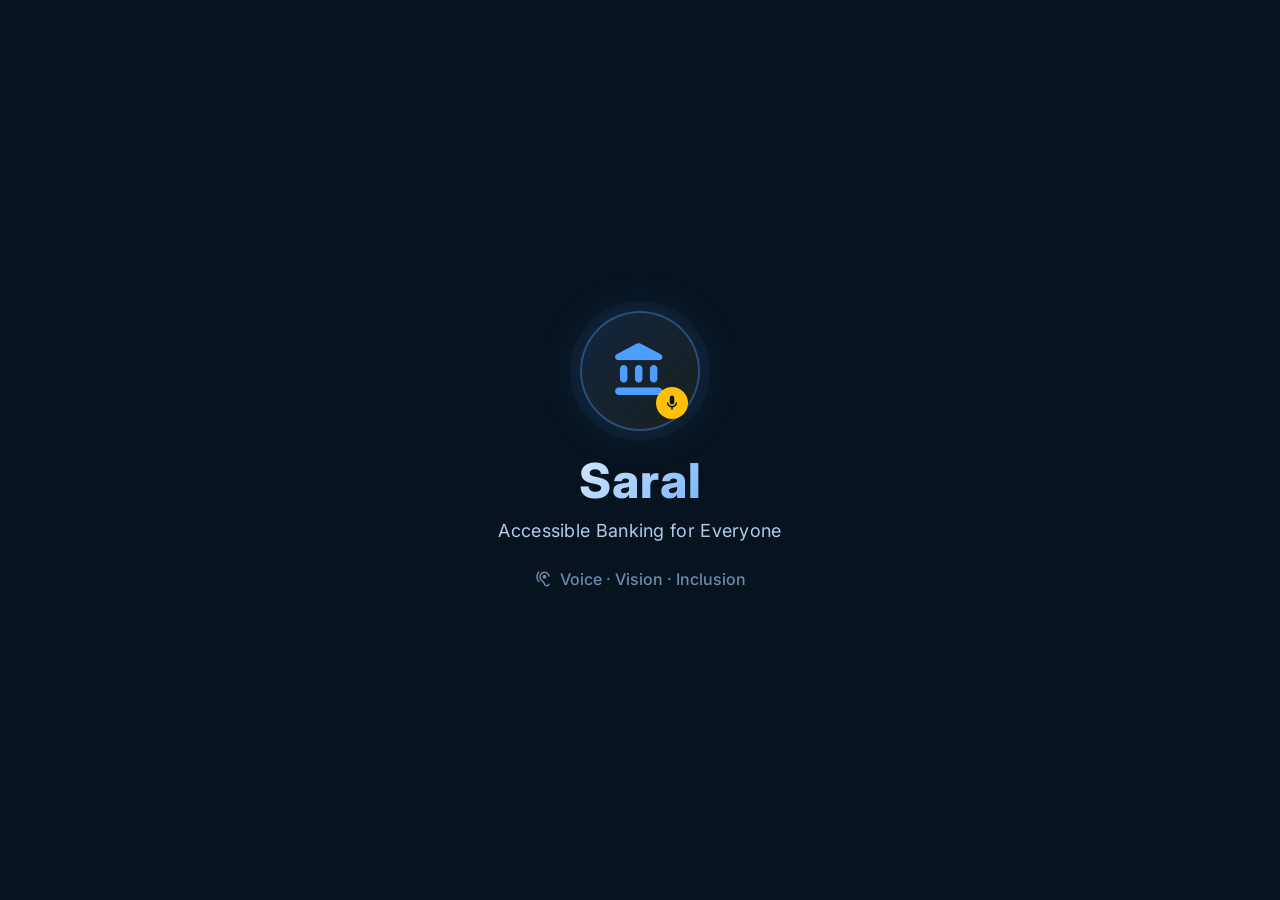
<file: web/index.html>
<!DOCTYPE html>
<html lang="en">
<head>
    <meta charset="UTF-8">
    <meta name="viewport" content="width=device-width, initial-scale=1.0">
    <title>Saral — Accessible Banking Assistant</title>
    <link rel="preconnect" href="https://fonts.googleapis.com">
    <link href="https://fonts.googleapis.com/css2?family=Inter:wght@400;500;600;700;800&display=swap" rel="stylesheet">
    <link href="https://fonts.googleapis.com/icon?family=Material+Icons+Round" rel="stylesheet">
    <link rel="stylesheet" href="styles.css">
</head>
<body>
    <a href="#main-content" class="skip-link">Skip to main content</a>

    <!-- Session Expiry Warning (global — shown over any screen) -->
    <div id="session-warning-banner" class="session-warning-banner hidden"
         role="alert" aria-live="assertive" aria-atomic="true">
        <span class="material-icons-round" aria-hidden="true">timer</span>
        <div class="session-warning-text">
            <strong>Session expiring</strong> — tap or speak to stay
            (<span id="session-countdown">30</span>s)
        </div>
        <button id="session-continue-btn" class="session-continue-btn"
                aria-label="Continue session — dismiss expiry warning">
            Stay
        </button>
    </div>
    <!-- Splash Screen -->
    <div id="splash-screen" class="screen active">
        <div class="splash-content">
            <div class="logo-ring" aria-hidden="true">
                <span class="material-icons-round logo-main">account_balance</span>
                <span class="material-icons-round logo-badge">mic</span>
            </div>
            <h1 class="splash-title">Saral</h1>
            <p class="splash-subtitle">Accessible Banking for Everyone</p>
            <p class="splash-tagline">
                <span class="material-icons-round" aria-hidden="true">hearing</span>
                Voice &middot; Vision &middot; Inclusion
            </p>
        </div>
    </div>

    <!-- Auth Screen (Biometric only) -->
    <div id="auth-screen" class="screen">
        <div id="auth-biometric" class="auth-content" role="main" aria-label="Biometric authentication">
            <div class="fingerprint-icon pulse" aria-hidden="true">
                <span class="material-icons-round">fingerprint</span>
            </div>
            <h2>Touch the fingerprint sensor</h2>
            <p class="auth-subtitle">Authenticate to access your banking</p>
            <button id="auth-btn" class="auth-button" aria-label="Authenticate with fingerprint to access banking">
                <span class="material-icons-round" aria-hidden="true">lock_open</span>
                Tap to Authenticate (Demo)
            </button>
        </div>
    </div>

    <!-- Home Screen -->
    <div id="home-screen" class="screen">
        <div class="home-container" id="main-content" role="main">

            <!-- SCROLLABLE CONTENT -->
            <div class="home-scroll-content">
                <!-- Top Bar -->
                <div class="top-bar">
                    <h1 class="app-title">Saral</h1>
                    <div class="top-bar-right">
                        <div class="zoom-controls" role="group" aria-label="Text size">
                            <button class="zoom-btn zoom-btn-out zoom-out-trigger"
                                    aria-label="Decrease text size">A−</button>
                            <button class="zoom-btn zoom-btn-in zoom-in-trigger"
                                    aria-label="Increase text size">A+</button>
                        </div>
                        <button id="settings-btn" class="icon-btn" aria-label="Open accessibility settings">
                            <span class="material-icons-round" aria-hidden="true">settings</span>
                        </button>
                    </div>
                </div>

                <!-- Voice Status Banner -->
                <div id="voice-status" class="voice-status hidden" role="alert">
                    <span class="material-icons-round" id="voice-status-icon" aria-hidden="true">mic_off</span>
                    <span id="voice-status-text"></span>
                </div>

                <!-- Response Card -->
                <div id="response-card" class="response-card hidden" role="status" aria-live="polite" aria-atomic="true">
                    <span class="material-icons-round response-icon" aria-hidden="true">volume_up</span>
                    <p id="response-text"></p>
                </div>

                <!-- Recognized Text -->
                <div id="recognized-card" class="recognized-card hidden" aria-live="polite">
                    <p id="recognized-text"></p>
                </div>

                <!-- Transaction List -->
                <div id="transactions-card" class="transactions-card hidden">
                    <h3>Recent Transactions</h3>
                    <div id="transactions-list" role="list"></div>
                </div>

                <!-- Text Input (always available) -->
                <div class="text-input-area">
                    <div class="text-input-wrapper">
                        <input type="text" id="text-input" class="text-input"
                               placeholder="Type a command... e.g. check my balance"
                               aria-label="Type a banking command and press Enter or tap Send">
                        <button id="send-btn" class="send-btn" aria-label="Send command">
                            <span class="material-icons-round" aria-hidden="true">send</span>
                        </button>
                    </div>
                </div>

                <!-- Quick Commands -->
                <div class="quick-commands" role="group" aria-label="Quick commands">
                    <button class="quick-cmd" data-cmd="Check my balance">Check Balance</button>
                    <button class="quick-cmd" data-cmd="Transfer 500 rupees to Rahul">Transfer Money</button>
                    <button class="quick-cmd" data-cmd="Request cheque book">Cheque Book</button>
                    <button class="quick-cmd" data-cmd="Show recent transactions">Transactions</button>
                    <button class="quick-cmd" data-cmd="Help">Help</button>
                </div>

                <!-- Recent Commands -->
                <div id="recent-commands" class="recent-commands hidden">
                    <div class="recent-header" aria-hidden="true">
                        <span class="material-icons-round">history</span>
                        <span>Recent</span>
                    </div>
                    <div id="recent-list" class="recent-list" aria-label="Recent commands"></div>
                </div>
            </div><!-- end .home-scroll-content -->

            <!-- FIXED BOTTOM MIC BAR -->
            <div class="mic-bar" aria-label="Voice input">
                <!-- Listening Indicator -->
                <div id="listening-indicator" class="listening-indicator hidden" role="status" aria-live="polite">
                    <div class="listening-waves" aria-hidden="true">
                        <span></span><span></span><span></span><span></span><span></span>
                    </div>
                    <p>Listening...</p>
                </div>
                <!-- Processing Indicator -->
                <div id="processing-indicator" class="processing-indicator hidden" role="status" aria-label="Processing your command">
                    <div class="spinner" aria-hidden="true"></div>
                </div>
                <!-- Mic Button -->
                <button id="mic-btn" class="mic-button" aria-label="Tap to speak a banking command">
                    <span class="material-icons-round" aria-hidden="true">mic</span>
                </button>
                <p class="mic-hint" aria-hidden="true">Tap to speak</p>
            </div><!-- end .mic-bar -->

        </div>
    </div>

    <!-- Settings Screen -->
    <div id="settings-screen" class="screen">
        <div class="settings-container" role="main" aria-label="Accessibility settings">
            <div class="settings-header">
                <button id="settings-back-btn" class="icon-btn" aria-label="Go back to home screen">
                    <span class="material-icons-round" aria-hidden="true">arrow_back</span>
                </button>
                <h2>Accessibility Settings</h2>
            </div>

            <!-- Language -->
            <div class="setting-card">
                <div class="setting-info">
                    <span class="material-icons-round setting-icon" aria-hidden="true">language</span>
                    <div>
                        <h3>Language</h3>
                        <p>Select voice recognition and speech language</p>
                    </div>
                </div>
                <div class="language-btns" role="group" aria-label="Select language">
                    <button class="lang-btn active" data-lang="en-IN"
                            aria-pressed="true">English</button>
                    <button class="lang-btn" data-lang="hi-IN"
                            aria-pressed="false">Hindi</button>
                </div>
            </div>

            <!-- Voice -->
            <div class="setting-card">
                <div class="setting-info">
                    <span class="material-icons-round setting-icon" aria-hidden="true">record_voice_over</span>
                    <div>
                        <h3>Voice</h3>
                        <p>Choose speaking voice (Google/Microsoft voices sound most natural)</p>
                    </div>
                </div>
                <select id="voice-select" class="voice-select-dropdown" aria-label="Select assistant voice">
                    <option value="">Loading voices...</option>
                </select>
            </div>

            <!-- Speech Speed -->
            <div class="setting-card">
                <div class="setting-info">
                    <span class="material-icons-round setting-icon" aria-hidden="true">speed</span>
                    <div>
                        <h3>Speech Speed</h3>
                        <p>Adjust how fast the assistant speaks</p>
                    </div>
                </div>
                <div class="speed-control">
                    <input type="range" id="speech-rate" min="0.5" max="1.5" step="0.05" value="0.88"
                           aria-label="Speech speed: use left and right arrows to adjust">
                    <span id="speed-value" aria-live="polite" aria-atomic="true">0.9x</span>
                </div>
            </div>

            <!-- Voice Pitch -->
            <div class="setting-card">
                <div class="setting-info">
                    <span class="material-icons-round setting-icon" aria-hidden="true">tune</span>
                    <div>
                        <h3>Voice Pitch</h3>
                        <p>Lower feels warmer, higher feels brighter</p>
                    </div>
                </div>
                <div class="speed-control">
                    <input type="range" id="pitch-slider" min="0.5" max="1.5" step="0.05" value="0.95"
                           aria-label="Voice pitch: use left and right arrows to adjust">
                    <span id="pitch-value" aria-live="polite" aria-atomic="true">0.95</span>
                </div>
            </div>

            <!-- Haptic Feedback -->
            <div class="setting-card">
                <div class="setting-info">
                    <span class="material-icons-round setting-icon" aria-hidden="true">vibration</span>
                    <div>
                        <h3>Haptic Feedback</h3>
                        <p>Vibrate on button presses and actions</p>
                    </div>
                </div>
                <label class="toggle" aria-label="Toggle haptic feedback">
                    <input type="checkbox" id="haptic-toggle" checked
                           aria-label="Enable haptic feedback vibration">
                    <span class="toggle-slider"></span>
                </label>
            </div>

            <!-- Text Size (Zoom) -->
            <div class="setting-card">
                <div class="setting-info">
                    <span class="material-icons-round setting-icon" aria-hidden="true">format_size</span>
                    <div>
                        <h3>Text Size</h3>
                        <p>Make all text and controls larger or smaller</p>
                    </div>
                </div>
                <div class="zoom-setting-controls" role="group" aria-label="Text size adjustment">
                    <div class="zoom-controls">
                        <button class="zoom-btn zoom-btn-out zoom-out-trigger"
                                aria-label="Decrease text size">A−</button>
                        <span id="zoom-level-label" class="zoom-level-label"
                              aria-live="polite" aria-atomic="true">Normal</span>
                        <button class="zoom-btn zoom-btn-in zoom-in-trigger"
                                aria-label="Increase text size">A+</button>
                    </div>
                </div>
            </div>

            <!-- Large Text (always on) -->
            <div class="setting-card">
                <div class="setting-info">
                    <span class="material-icons-round setting-icon" aria-hidden="true">text_fields</span>
                    <div>
                        <h3>Large Text</h3>
                        <p>Always enabled. Minimum 18sp base fonts throughout.</p>
                    </div>
                </div>
                <span class="setting-badge" role="status" aria-label="Feature is always active">Active</span>
            </div>
        </div>
    </div>

    <!-- Transfer Screen -->
    <div id="transfer-screen" class="screen">
        <div class="home-container" role="main" aria-label="Money transfer">

            <!-- SCROLLABLE CONTENT -->
            <div class="home-scroll-content">
                <!-- Top bar -->
                <div class="top-bar">
                    <button id="transfer-back-btn" class="icon-btn" aria-label="Cancel and go back to home">
                        <span class="material-icons-round" aria-hidden="true">arrow_back</span>
                    </button>
                    <div style="display:flex;align-items:center;gap:8px">
                        <span class="material-icons-round" style="color:var(--accent-blue,#42A5F5)"
                              aria-hidden="true">swap_horiz</span>
                        <h2 style="font-size:1.2rem;font-weight:700;margin:0">Transfer Money</h2>
                    </div>
                    <div style="width:40px" aria-hidden="true"></div>
                </div>

                <!-- AI Response -->
                <div id="transfer-response-card" class="response-card hidden"
                     role="status" aria-live="polite" aria-atomic="true">
                    <span class="material-icons-round response-icon" aria-hidden="true">volume_up</span>
                    <p id="transfer-response-text"></p>
                </div>

                <!-- Beneficiary List -->
                <div id="transfer-beneficiary-section" class="transactions-card hidden">
                    <h3>Your Beneficiaries</h3>
                    <div id="transfer-beneficiary-list" role="list"
                         aria-label="Select a beneficiary to transfer money"></div>
                </div>

                <!-- Selected Beneficiary -->
                <div id="transfer-selected-card" class="transactions-card hidden">
                    <h3>Sending To</h3>
                    <div id="transfer-selected-content"></div>
                </div>

                <!-- Confirm Transfer -->
                <div id="transfer-confirm-card" class="transactions-card hidden">
                    <h3>Confirm Transfer</h3>
                    <div id="transfer-confirm-content"></div>
                    <div style="display:flex;gap:12px;margin-top:16px">
                        <button id="transfer-confirm-no-btn" class="quick-cmd"
                                style="flex:1;background:#B71C1C;color:#fff;border:none"
                                aria-label="Cancel this transfer">
                            ✕ No, Cancel
                        </button>
                        <button id="transfer-confirm-yes-btn" class="quick-cmd"
                                style="flex:1;background:#004D40;color:#fff;border:none"
                                aria-label="Confirm and proceed with transfer">
                            ✓ Yes, Proceed
                        </button>
                    </div>
                </div>

                <!-- Biometric Auth — auto-triggered, no button needed -->
                <div id="transfer-biometric-card" class="transactions-card hidden" style="text-align:center"
                     role="status" aria-live="polite">
                    <div class="fingerprint-icon pulse" style="margin:0 auto 16px" aria-hidden="true">
                        <span class="material-icons-round"
                              style="font-size:52px;color:var(--accent-blue,#42A5F5)">fingerprint</span>
                    </div>
                    <h3 style="margin-bottom:8px">Scanning Fingerprint…</h3>
                    <p id="transfer-biometric-detail" class="auth-subtitle" style="margin-bottom:12px"
                       aria-live="polite"></p>
                    <p style="color:var(--t3,#7A9BB5);font-size:0.9rem">
                        Please hold your finger on the sensor
                    </p>
                </div>

                <!-- Transfer Complete -->
                <div id="transfer-complete-card" class="transactions-card hidden" style="text-align:center"
                     role="status" aria-live="polite">
                    <span class="material-icons-round"
                          style="font-size:52px;color:#00BFA5;display:block;margin-bottom:8px"
                          aria-hidden="true">check_circle</span>
                    <h3 style="color:#00BFA5;margin-bottom:4px">Transfer Successful!</h3>
                    <div id="transfer-complete-content"></div>
                    <button id="transfer-done-btn" class="auth-button"
                            style="margin-top:16px;width:100%" aria-label="Done, return to home screen">
                        <span class="material-icons-round" aria-hidden="true">home</span>
                        Done
                    </button>
                </div>

                <!-- Recognized Text -->
                <div id="transfer-recognized-card" class="recognized-card hidden" aria-live="polite">
                    <p id="transfer-recognized-text"></p>
                </div>

                <!-- Text Input Fallback -->
                <div class="text-input-area" id="transfer-text-input-area">
                    <div class="text-input-wrapper">
                        <input type="text" id="transfer-text-input" class="text-input"
                               placeholder="Or type here (name / amount / yes / no)..."
                               aria-label="Type a beneficiary name, amount, yes or no, then press Enter">
                        <button id="transfer-send-btn" class="send-btn" aria-label="Send typed response">
                            <span class="material-icons-round" aria-hidden="true">send</span>
                        </button>
                    </div>
                </div>
            </div><!-- end .home-scroll-content -->

            <!-- FIXED BOTTOM MIC BAR -->
            <div class="mic-bar" id="transfer-mic-bar" aria-label="Voice input">
                <!-- Listening Indicator -->
                <div id="transfer-listening-indicator" class="listening-indicator hidden"
                     role="status" aria-live="polite">
                    <div class="listening-waves" aria-hidden="true">
                        <span></span><span></span><span></span><span></span><span></span>
                    </div>
                    <p>Listening...</p>
                </div>
                <!-- Processing -->
                <div id="transfer-processing-indicator" class="processing-indicator hidden"
                     role="status" aria-label="Processing transfer">
                    <div class="spinner" aria-hidden="true"></div>
                </div>
                <!-- Mic Button -->
                <button id="transfer-mic-btn" class="mic-button"
                        aria-label="Tap to speak — say a name, amount, yes or no">
                    <span class="material-icons-round" aria-hidden="true">mic</span>
                </button>
                <p class="mic-hint" aria-hidden="true">Tap to speak</p>
            </div><!-- end .mic-bar -->

        </div>
    </div>

    <script src="app.js"></script>
</body>
</html>
</file>
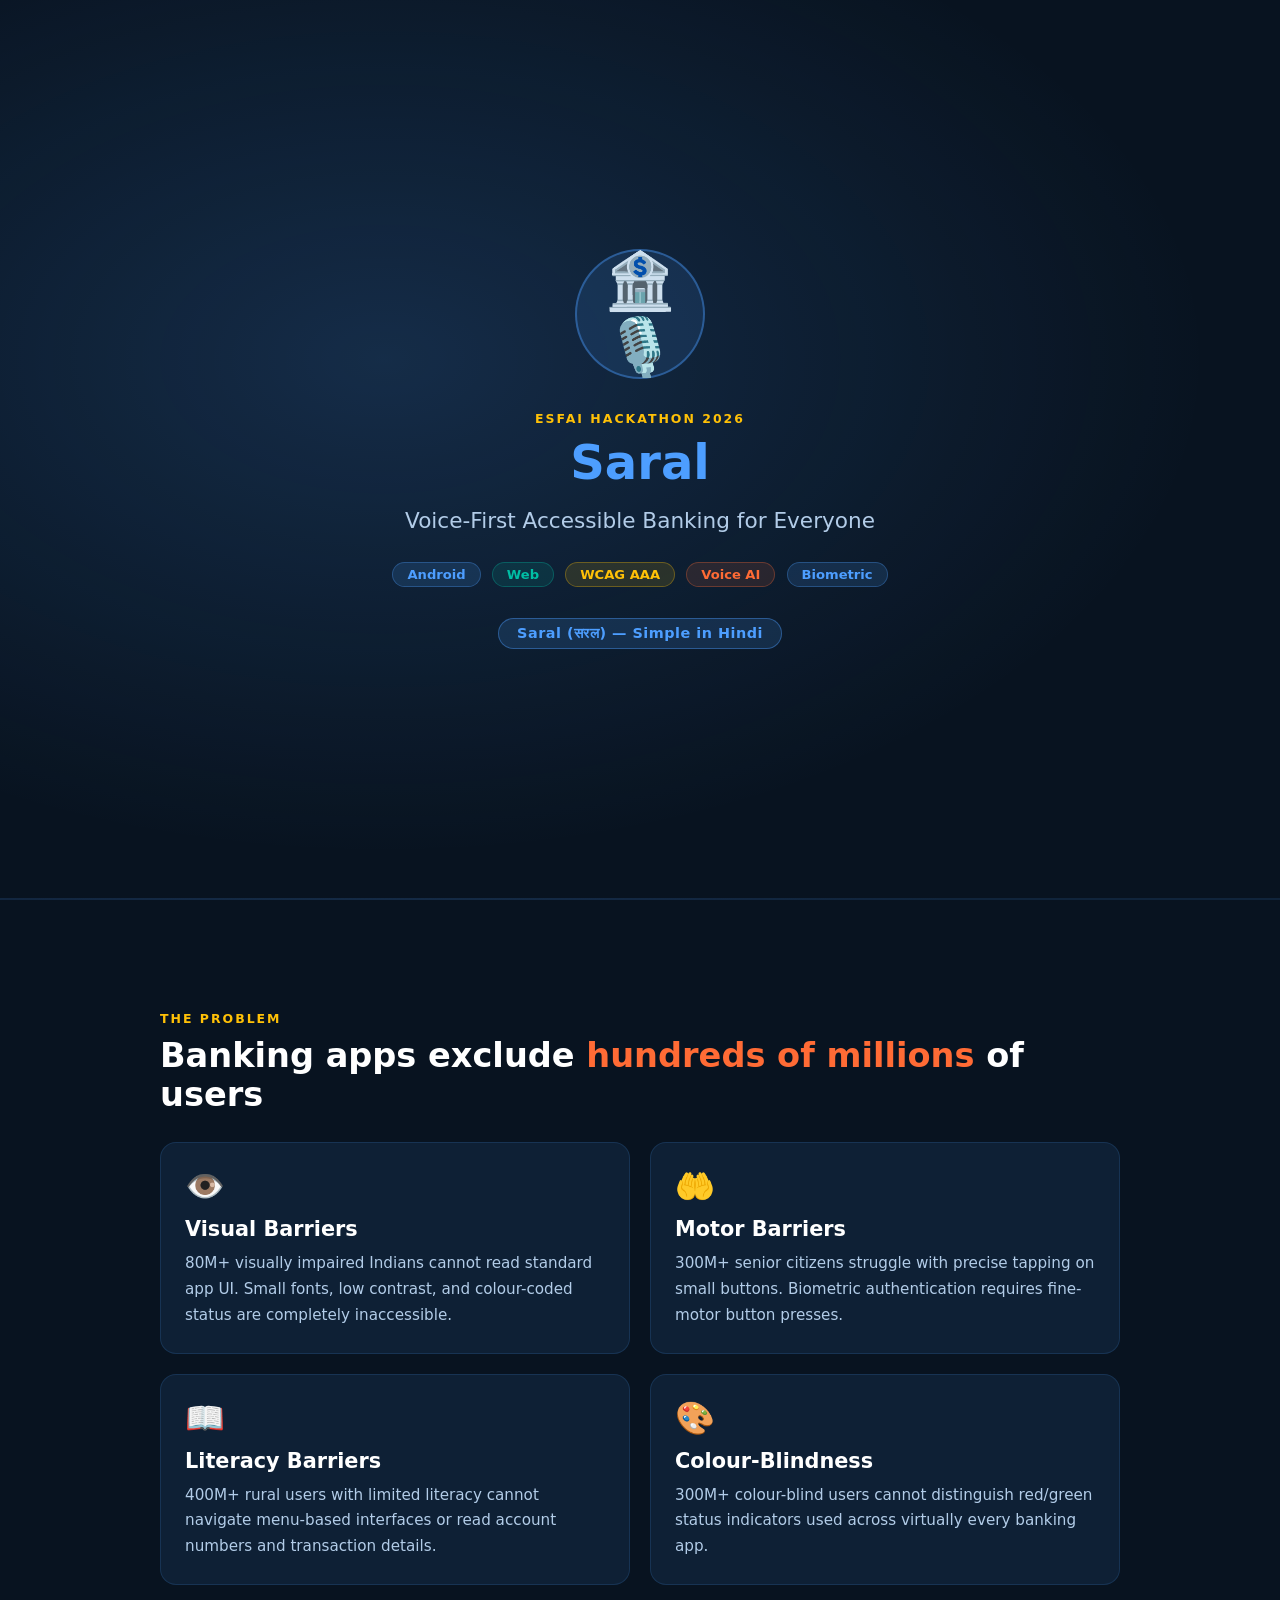
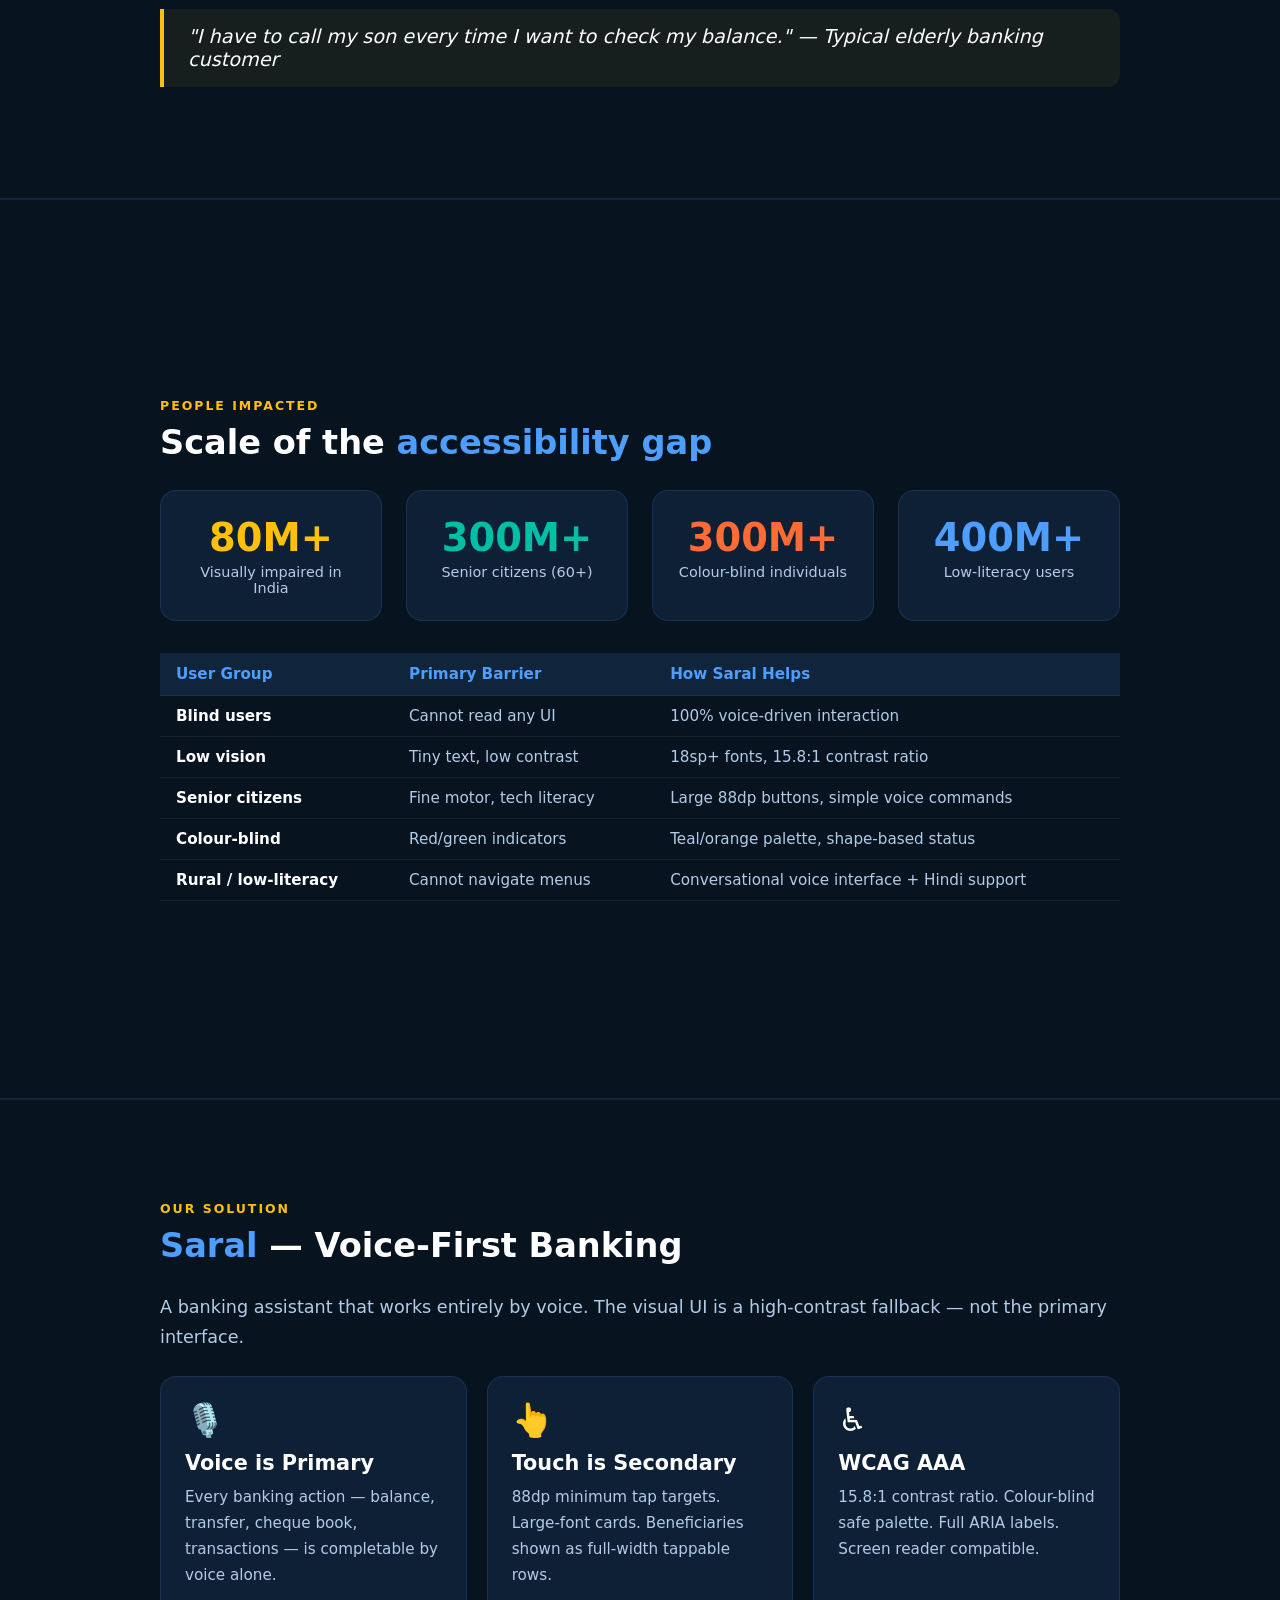
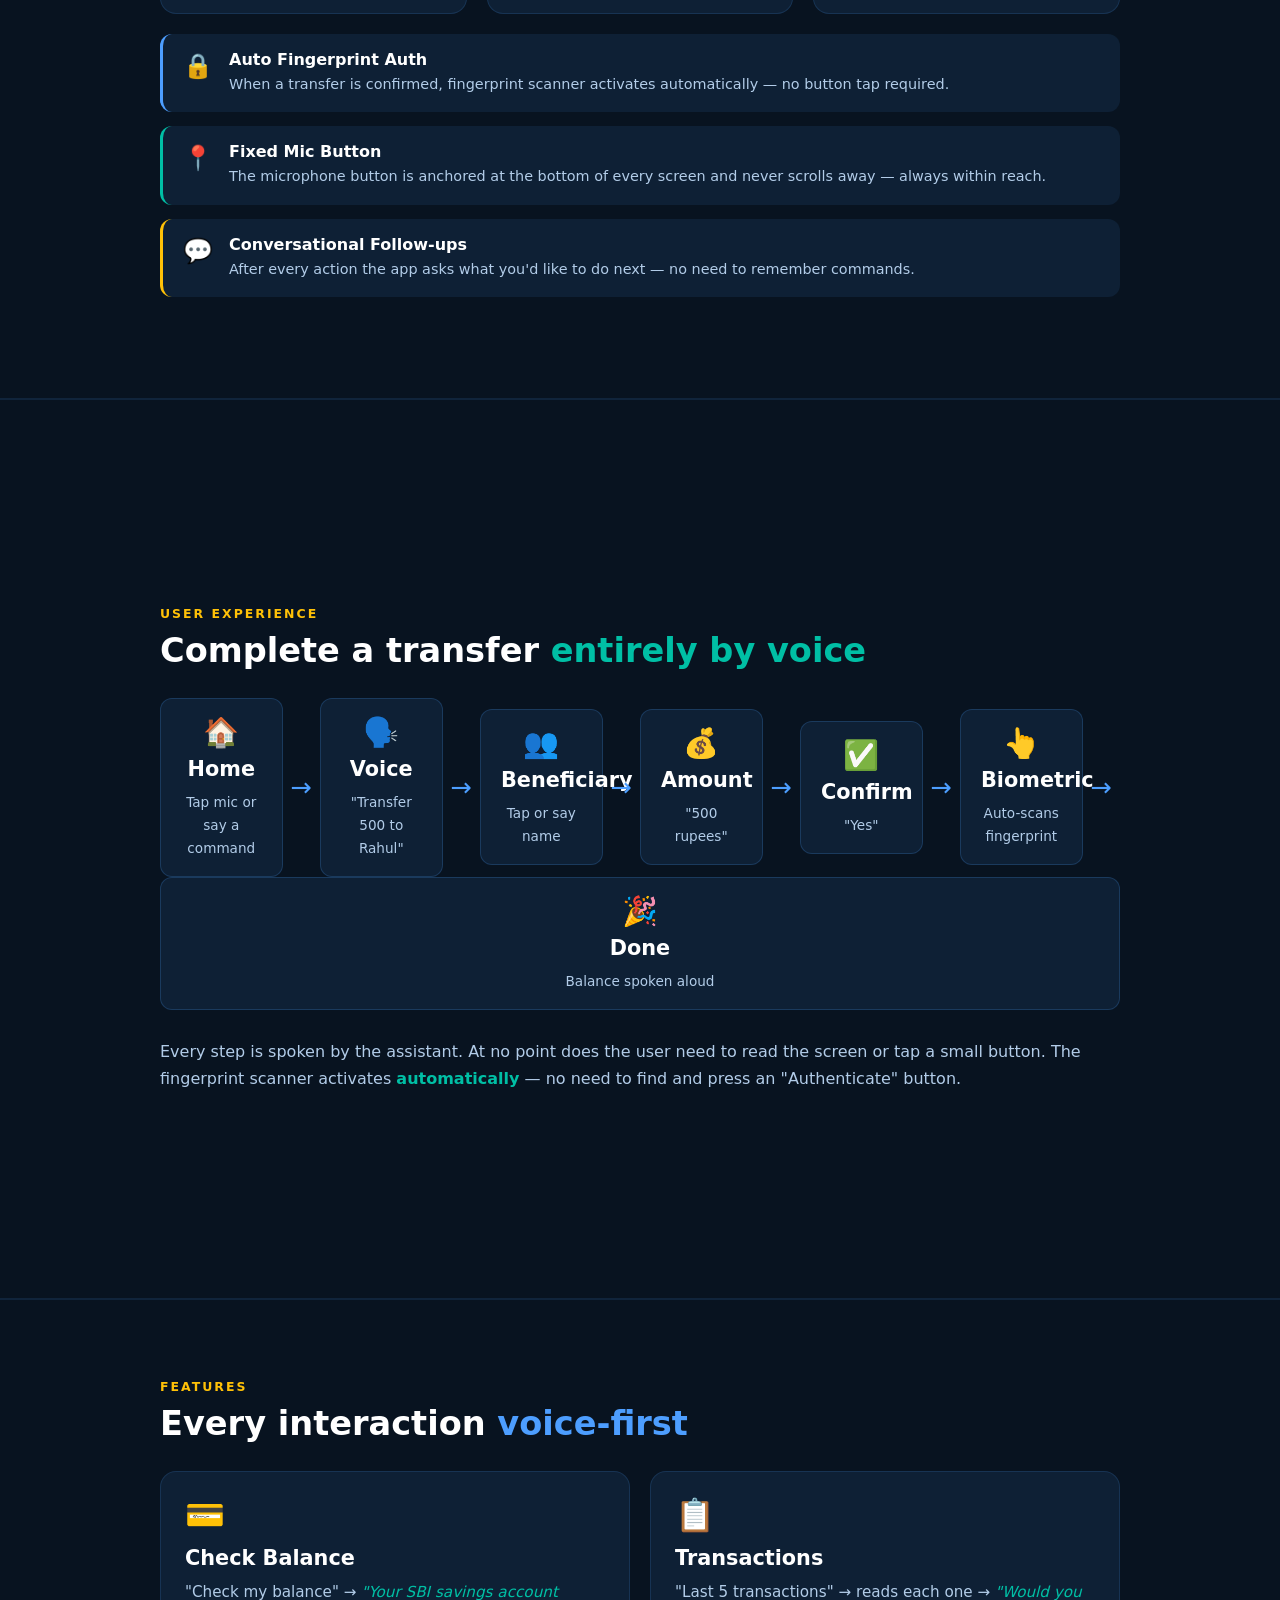
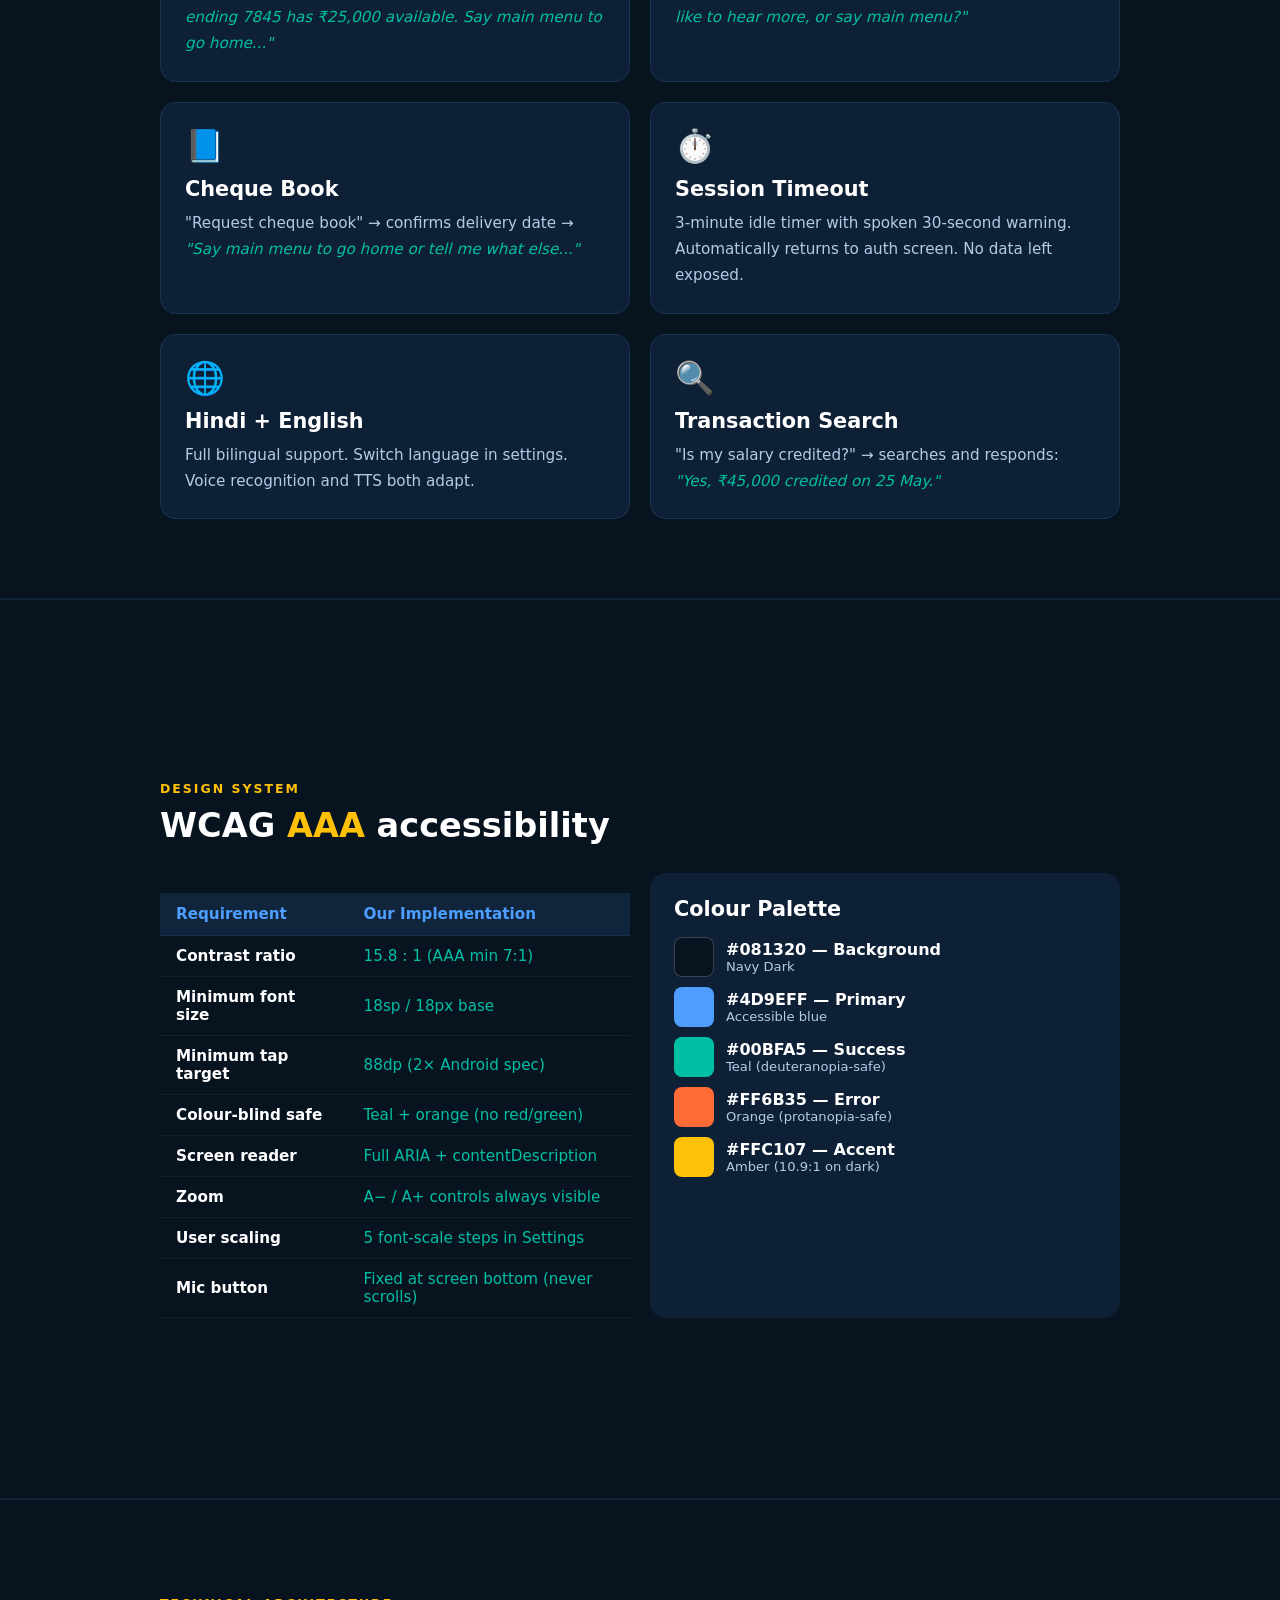
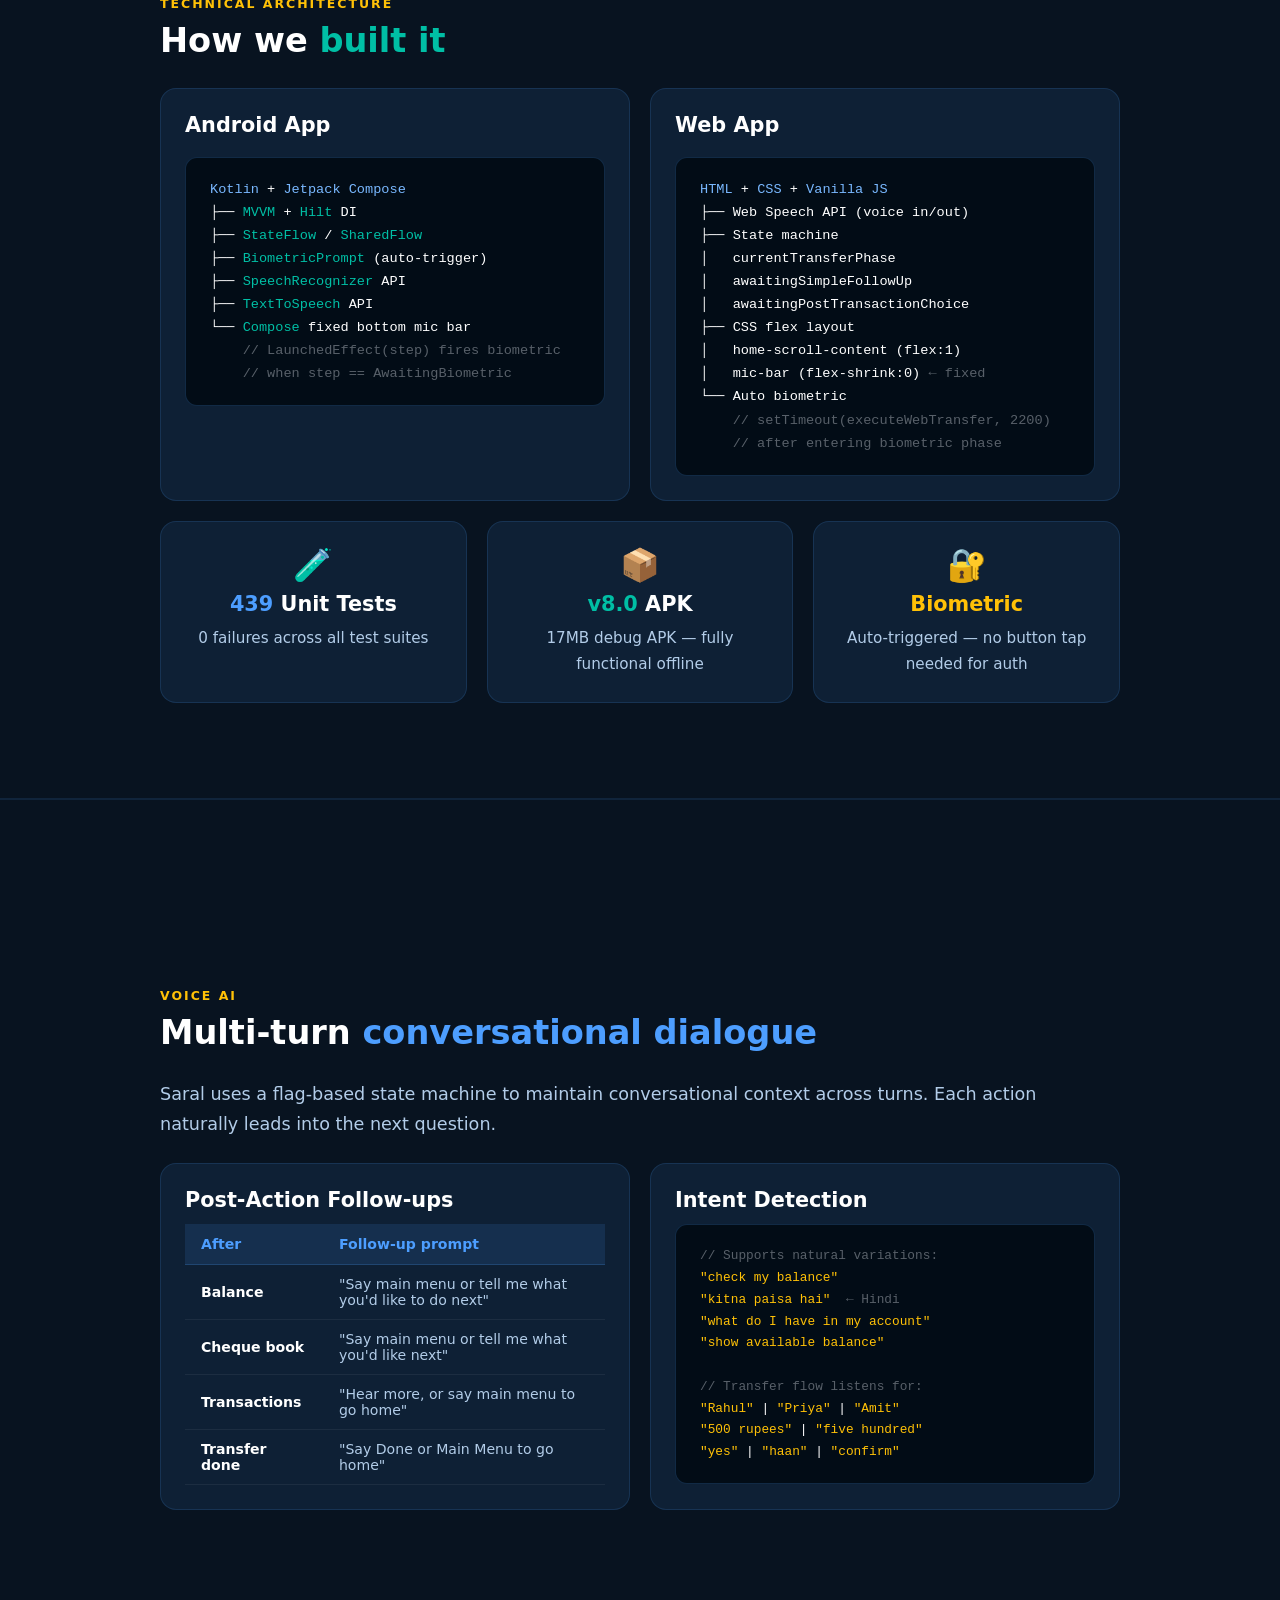
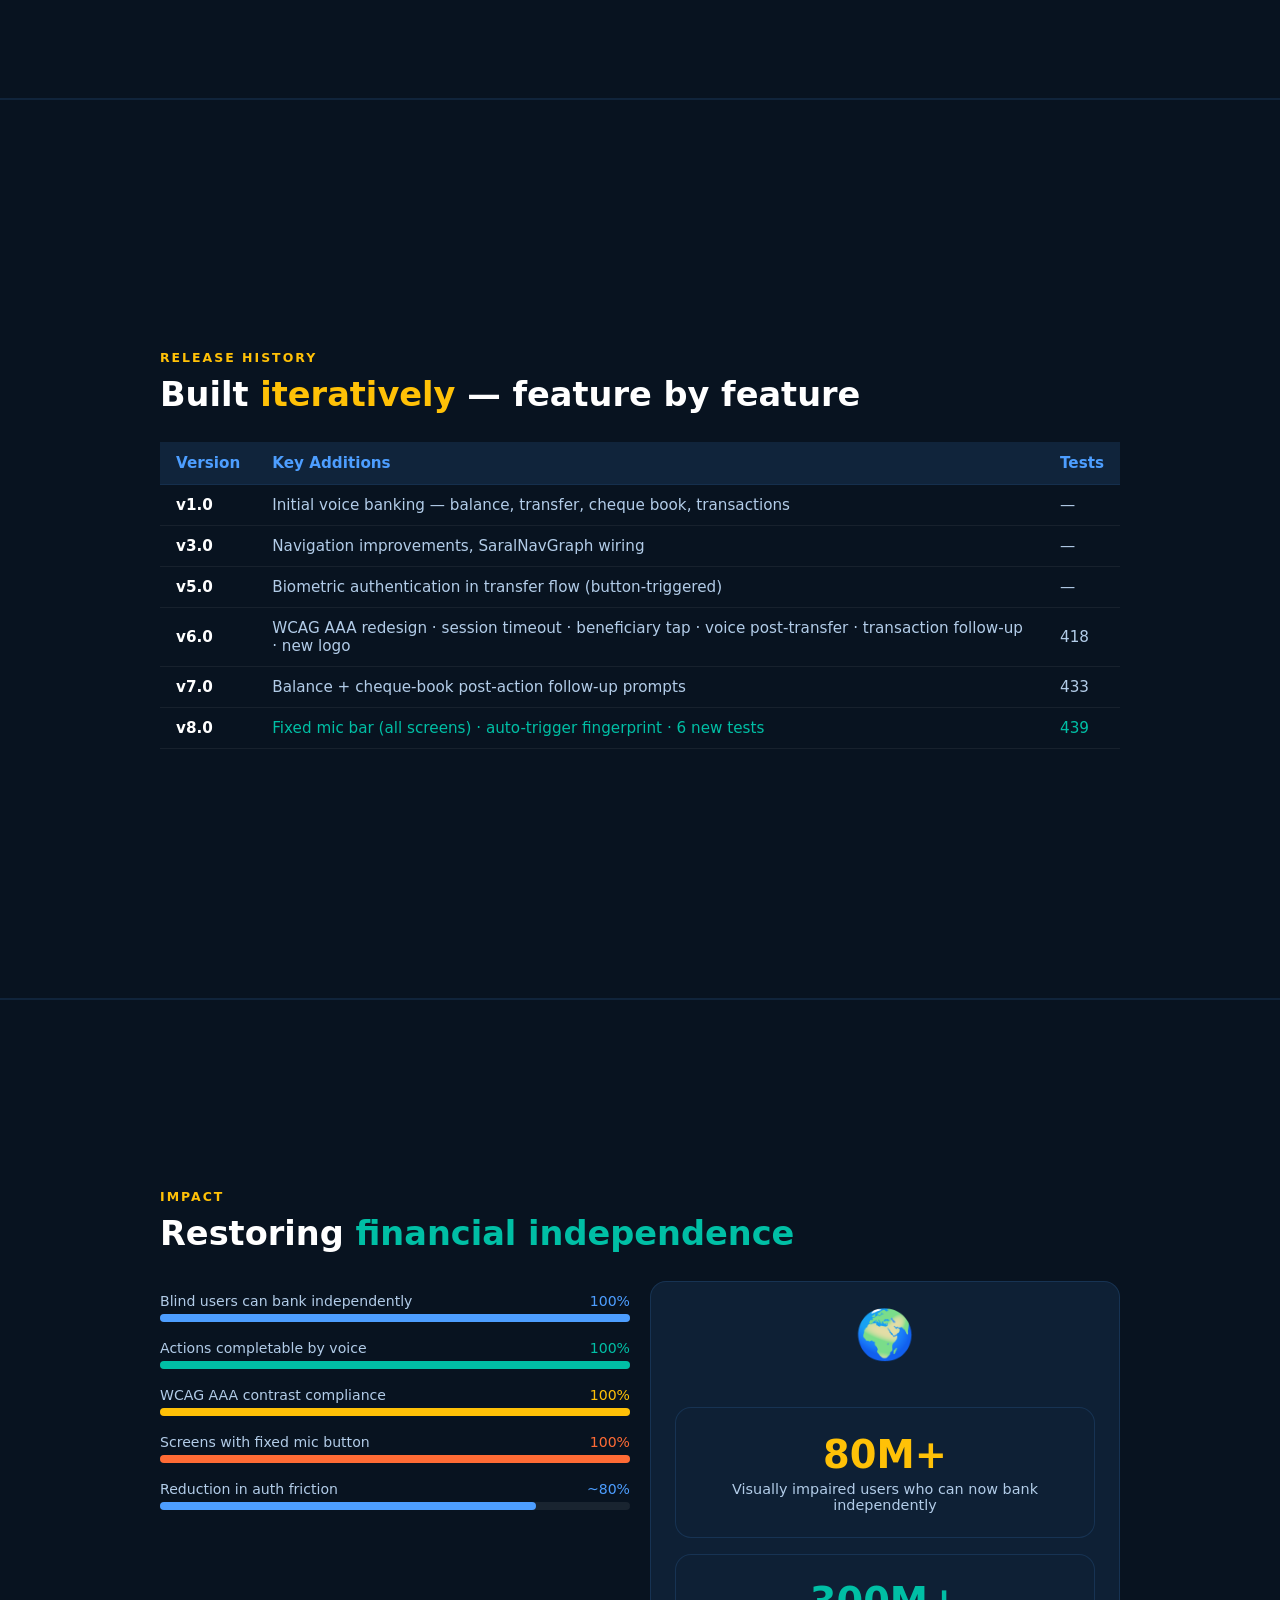
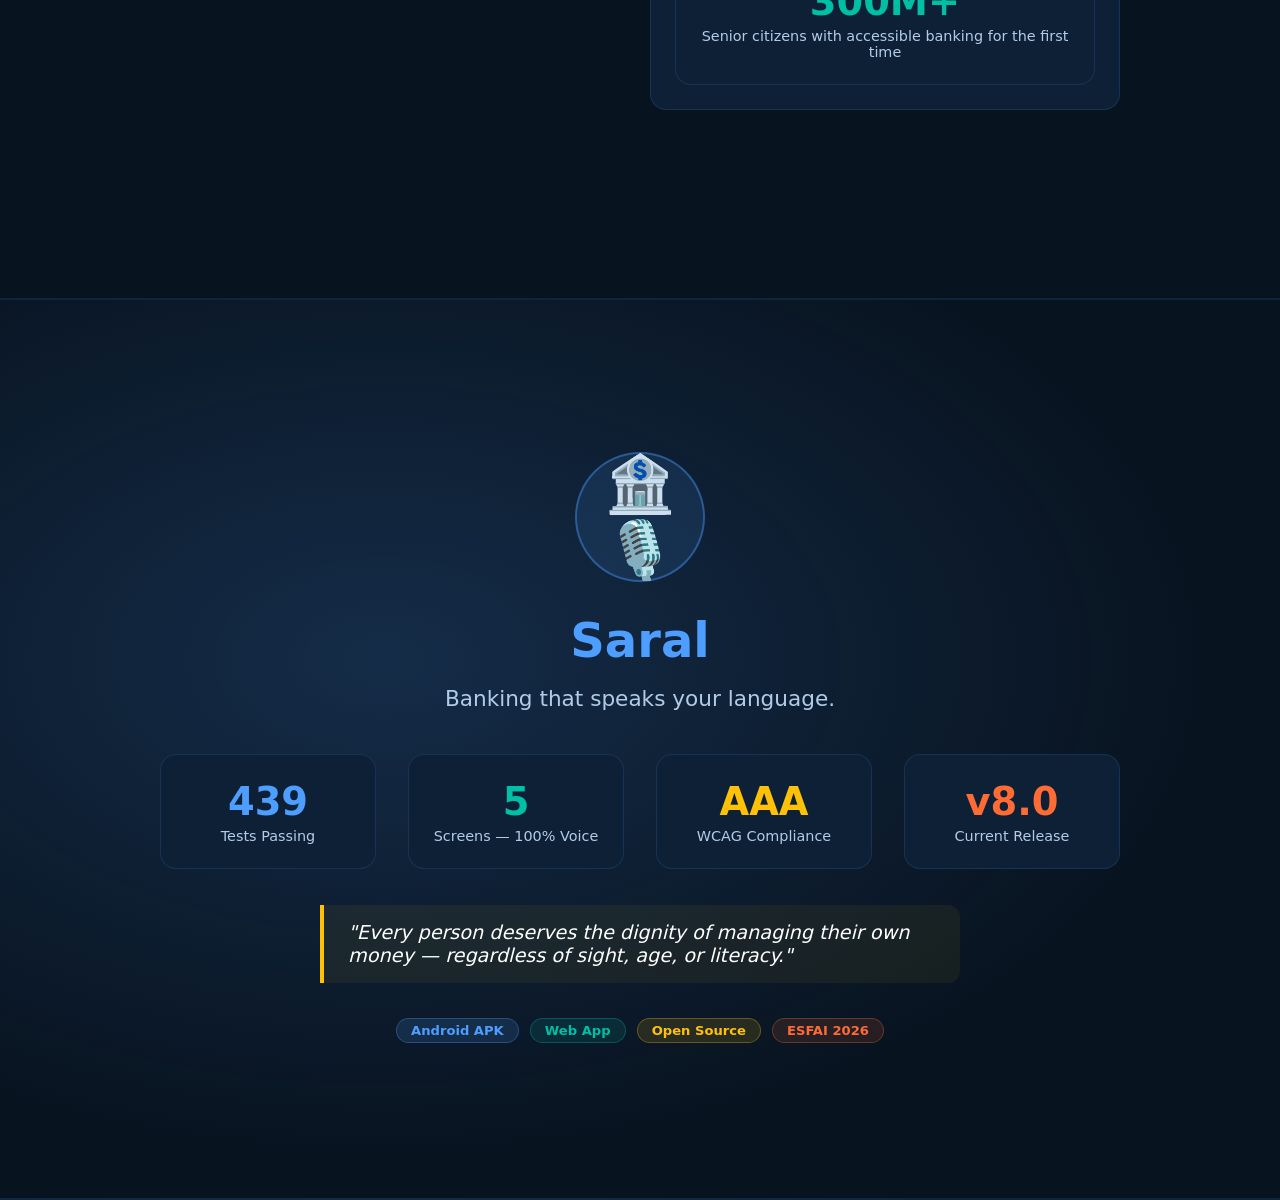
<file: presentation/saral-presentation.html>
<!DOCTYPE html>
<html lang="en">
<head>
<meta charset="UTF-8">
<meta name="viewport" content="width=device-width, initial-scale=1.0">
<title>Saral — Accessible Banking Assistant</title>
<style>
  *, *::before, *::after { box-sizing: border-box; margin: 0; padding: 0; }

  :root {
    --navy:    #081320;
    --blue:    #4D9EFF;
    --teal:    #00BFA5;
    --amber:   #FFC107;
    --orange:  #FF6B35;
    --white:   #FFFFFF;
    --muted:   #B2CCE8;
    --card:    #0E2035;
    --btn:     #1556B0;
  }

  html, body { height: 100%; font-family: 'Segoe UI', system-ui, sans-serif; background: var(--navy); color: var(--white); }

  /* ── Slide deck ── */
  .deck { width: 100%; }
  .slide {
    width: 100%; min-height: 100vh;
    display: flex; flex-direction: column; justify-content: center; align-items: center;
    padding: 48px 60px;
    border-bottom: 2px solid rgba(77,158,255,0.12);
    page-break-after: always;
  }
  .slide-inner { max-width: 960px; width: 100%; }

  /* ── Typography ── */
  h1 { font-size: 3rem; font-weight: 900; line-height: 1.1; }
  h2 { font-size: 2.1rem; font-weight: 800; margin-bottom: 28px; }
  h3 { font-size: 1.3rem; font-weight: 700; margin-bottom: 10px; }
  p  { font-size: 1.1rem; line-height: 1.7; color: var(--muted); }
  .accent  { color: var(--blue); }
  .amber   { color: var(--amber); }
  .teal    { color: var(--teal); }
  .orange  { color: var(--orange); }
  .white   { color: var(--white); }

  /* ── Slide 1: Cover ── */
  .cover { background: radial-gradient(ellipse at 30% 40%, rgba(77,158,255,0.18) 0%, transparent 65%), var(--navy); text-align: center; }
  .logo-ring {
    width: 130px; height: 130px; border-radius: 50%;
    background: rgba(77,158,255,0.12); border: 2px solid rgba(77,158,255,0.4);
    display: flex; align-items: center; justify-content: center;
    margin: 0 auto 32px; font-size: 3.5rem;
    animation: pulse 3s ease-in-out infinite;
  }
  @keyframes pulse { 0%,100%{transform:scale(1)} 50%{transform:scale(1.06)} }
  .tag { display: inline-block; background: rgba(77,158,255,0.15); border: 1px solid rgba(77,158,255,0.4);
         color: var(--blue); border-radius: 24px; padding: 6px 18px; font-size: 0.9rem;
         font-weight: 600; letter-spacing: 0.5px; margin-top: 12px; }
  .subtitle { font-size: 1.35rem; color: var(--muted); margin-top: 14px; }

  /* ── Section label ── */
  .section-label {
    font-size: 0.78rem; font-weight: 700; letter-spacing: 2px; text-transform: uppercase;
    color: var(--amber); margin-bottom: 10px;
  }

  /* ── Cards ── */
  .cards { display: grid; gap: 20px; margin-top: 24px; }
  .cards-2 { grid-template-columns: 1fr 1fr; }
  .cards-3 { grid-template-columns: 1fr 1fr 1fr; }
  .cards-4 { grid-template-columns: 1fr 1fr 1fr 1fr; }
  .card {
    background: var(--card); border: 1px solid rgba(77,158,255,0.15);
    border-radius: 16px; padding: 24px;
  }
  .card-icon { font-size: 2rem; margin-bottom: 12px; }
  .card h3 { color: var(--white); }
  .card p  { font-size: 0.95rem; margin-top: 6px; }

  /* ── Stat blocks ── */
  .stats { display: flex; gap: 24px; flex-wrap: wrap; margin-top: 28px; }
  .stat {
    flex: 1; min-width: 160px;
    background: var(--card); border-radius: 16px; padding: 24px;
    text-align: center; border: 1px solid rgba(77,158,255,0.15);
  }
  .stat-num { font-size: 2.4rem; font-weight: 900; }
  .stat-label { font-size: 0.9rem; color: var(--muted); margin-top: 4px; }

  /* ── Flow diagram ── */
  .flow { display: flex; align-items: center; gap: 0; margin-top: 28px; flex-wrap: wrap; }
  .flow-step {
    background: var(--card); border: 1px solid rgba(77,158,255,0.2);
    border-radius: 12px; padding: 16px 20px; text-align: center; flex: 1; min-width: 120px;
  }
  .flow-step .icon { font-size: 1.8rem; margin-bottom: 8px; }
  .flow-step p { font-size: 0.85rem; color: var(--muted); }
  .arrow { color: var(--blue); font-size: 1.6rem; padding: 0 8px; flex-shrink: 0; }

  /* ── Feature list ── */
  .feature-list { margin-top: 20px; display: flex; flex-direction: column; gap: 14px; }
  .feature-row {
    display: flex; align-items: flex-start; gap: 16px;
    background: var(--card); border-radius: 12px; padding: 16px 20px;
    border-left: 3px solid var(--blue);
  }
  .feature-row.teal-border { border-left-color: var(--teal); }
  .feature-row.amber-border { border-left-color: var(--amber); }
  .feature-row .fi { font-size: 1.5rem; flex-shrink: 0; margin-top: 2px; }
  .feature-row .ft h3 { font-size: 1rem; color: var(--white); margin-bottom: 3px; }
  .feature-row .ft p  { font-size: 0.9rem; }

  /* ── Code block ── */
  .code-block {
    background: #020C16; border: 1px solid rgba(77,158,255,0.2);
    border-radius: 12px; padding: 20px 24px; margin-top: 20px;
    font-family: 'Cascadia Code', 'Fira Code', monospace;
    font-size: 0.85rem; line-height: 1.7; white-space: pre; overflow-x: auto;
  }
  .kw   { color: #79B8FF; }
  .fn   { color: #00BFA5; }
  .cm   { color: #586069; }
  .str  { color: #FFC107; }

  /* ── Table ── */
  table { width: 100%; border-collapse: collapse; margin-top: 20px; font-size: 0.95rem; }
  th { background: rgba(77,158,255,0.12); color: var(--blue); font-weight: 700;
       padding: 12px 16px; text-align: left; border-bottom: 1px solid rgba(77,158,255,0.2); }
  td { padding: 11px 16px; border-bottom: 1px solid rgba(255,255,255,0.06); color: var(--muted); }
  td:first-child { color: var(--white); font-weight: 600; }

  /* ── Quote ── */
  .quote {
    border-left: 4px solid var(--amber); padding: 16px 24px;
    background: rgba(255,193,7,0.06); border-radius: 0 12px 12px 0;
    font-size: 1.2rem; font-style: italic; color: var(--white);
    margin-top: 24px;
  }

  /* ── Pill badges ── */
  .pill { display: inline-block; border-radius: 20px; padding: 4px 14px;
          font-size: 0.82rem; font-weight: 700; margin: 3px; }
  .pill-blue   { background: rgba(77,158,255,0.15); color: var(--blue);   border: 1px solid rgba(77,158,255,0.3); }
  .pill-teal   { background: rgba(0,191,165,0.12);  color: var(--teal);   border: 1px solid rgba(0,191,165,0.3); }
  .pill-amber  { background: rgba(255,193,7,0.12);  color: var(--amber);  border: 1px solid rgba(255,193,7,0.3); }
  .pill-orange { background: rgba(255,107,53,0.12); color: var(--orange); border: 1px solid rgba(255,107,53,0.3); }

  /* ── Impact bar ── */
  .impact-bar { margin-top: 12px; }
  .bar-label  { display: flex; justify-content: space-between; font-size: 0.88rem; color: var(--muted); margin-bottom: 5px; }
  .bar-track  { height: 8px; background: rgba(255,255,255,0.07); border-radius: 4px; }
  .bar-fill   { height: 8px; border-radius: 4px; }

  @media print {
    .slide { min-height: auto; padding: 36px 48px; }
    .logo-ring { animation: none; }
  }
</style>
</head>
<body>
<div class="deck">

  <!-- ═══════════════════════════════════════════════════
       SLIDE 1 — COVER
  ══════════════════════════════════════════════════════ -->
  <div class="slide cover">
    <div class="slide-inner" style="text-align:center">
      <div class="logo-ring">🏦🎙️</div>
      <div class="section-label">ESFAI Hackathon 2026</div>
      <h1><span class="accent">Saral</span></h1>
      <p class="subtitle">Voice-First Accessible Banking for Everyone</p>
      <div style="margin-top:20px">
        <span class="pill pill-blue">Android</span>
        <span class="pill pill-teal">Web</span>
        <span class="pill pill-amber">WCAG AAA</span>
        <span class="pill pill-orange">Voice AI</span>
        <span class="pill pill-blue">Biometric</span>
      </div>
      <div class="tag" style="margin-top:28px">Saral (सरल) — Simple in Hindi</div>
    </div>
  </div>

  <!-- ═══════════════════════════════════════════════════
       SLIDE 2 — THE PROBLEM
  ══════════════════════════════════════════════════════ -->
  <div class="slide">
    <div class="slide-inner">
      <div class="section-label">The Problem</div>
      <h2>Banking apps exclude <span class="orange">hundreds of millions</span> of users</h2>
      <div class="cards cards-2">
        <div class="card">
          <div class="card-icon">👁️</div>
          <h3>Visual Barriers</h3>
          <p>80M+ visually impaired Indians cannot read standard app UI. Small fonts, low contrast, and colour-coded status are completely inaccessible.</p>
        </div>
        <div class="card">
          <div class="card-icon">🤲</div>
          <h3>Motor Barriers</h3>
          <p>300M+ senior citizens struggle with precise tapping on small buttons. Biometric authentication requires fine-motor button presses.</p>
        </div>
        <div class="card">
          <div class="card-icon">📖</div>
          <h3>Literacy Barriers</h3>
          <p>400M+ rural users with limited literacy cannot navigate menu-based interfaces or read account numbers and transaction details.</p>
        </div>
        <div class="card">
          <div class="card-icon">🎨</div>
          <h3>Colour-Blindness</h3>
          <p>300M+ colour-blind users cannot distinguish red/green status indicators used across virtually every banking app.</p>
        </div>
      </div>
      <div class="quote">"I have to call my son every time I want to check my balance." — Typical elderly banking customer</div>
    </div>
  </div>

  <!-- ═══════════════════════════════════════════════════
       SLIDE 3 — WHO IS IMPACTED
  ══════════════════════════════════════════════════════ -->
  <div class="slide">
    <div class="slide-inner">
      <div class="section-label">People Impacted</div>
      <h2>Scale of the <span class="accent">accessibility gap</span></h2>
      <div class="stats">
        <div class="stat">
          <div class="stat-num amber">80M+</div>
          <div class="stat-label">Visually impaired in India</div>
        </div>
        <div class="stat">
          <div class="stat-num teal">300M+</div>
          <div class="stat-label">Senior citizens (60+)</div>
        </div>
        <div class="stat">
          <div class="stat-num orange">300M+</div>
          <div class="stat-label">Colour-blind individuals</div>
        </div>
        <div class="stat">
          <div class="stat-num accent">400M+</div>
          <div class="stat-label">Low-literacy users</div>
        </div>
      </div>
      <table style="margin-top:32px">
        <tr><th>User Group</th><th>Primary Barrier</th><th>How Saral Helps</th></tr>
        <tr><td>Blind users</td><td>Cannot read any UI</td><td>100% voice-driven interaction</td></tr>
        <tr><td>Low vision</td><td>Tiny text, low contrast</td><td>18sp+ fonts, 15.8:1 contrast ratio</td></tr>
        <tr><td>Senior citizens</td><td>Fine motor, tech literacy</td><td>Large 88dp buttons, simple voice commands</td></tr>
        <tr><td>Colour-blind</td><td>Red/green indicators</td><td>Teal/orange palette, shape-based status</td></tr>
        <tr><td>Rural / low-literacy</td><td>Cannot navigate menus</td><td>Conversational voice interface + Hindi support</td></tr>
      </table>
    </div>
  </div>

  <!-- ═══════════════════════════════════════════════════
       SLIDE 4 — OUR SOLUTION
  ══════════════════════════════════════════════════════ -->
  <div class="slide">
    <div class="slide-inner">
      <div class="section-label">Our Solution</div>
      <h2><span class="accent">Saral</span> — Voice-First Banking</h2>
      <p>A banking assistant that works entirely by voice. The visual UI is a high-contrast fallback — not the primary interface.</p>
      <div class="cards cards-3" style="margin-top:24px">
        <div class="card">
          <div class="card-icon">🎙️</div>
          <h3 class="accent">Voice is Primary</h3>
          <p>Every banking action — balance, transfer, cheque book, transactions — is completable by voice alone.</p>
        </div>
        <div class="card">
          <div class="card-icon">👆</div>
          <h3 class="teal">Touch is Secondary</h3>
          <p>88dp minimum tap targets. Large-font cards. Beneficiaries shown as full-width tappable rows.</p>
        </div>
        <div class="card">
          <div class="card-icon">♿</div>
          <h3 class="amber">WCAG AAA</h3>
          <p>15.8:1 contrast ratio. Colour-blind safe palette. Full ARIA labels. Screen reader compatible.</p>
        </div>
      </div>
      <div class="feature-list" style="margin-top:20px">
        <div class="feature-row">
          <div class="fi">🔒</div>
          <div class="ft">
            <h3>Auto Fingerprint Auth</h3>
            <p>When a transfer is confirmed, fingerprint scanner activates automatically — no button tap required.</p>
          </div>
        </div>
        <div class="feature-row teal-border">
          <div class="fi">📍</div>
          <div class="ft">
            <h3>Fixed Mic Button</h3>
            <p>The microphone button is anchored at the bottom of every screen and never scrolls away — always within reach.</p>
          </div>
        </div>
        <div class="feature-row amber-border">
          <div class="fi">💬</div>
          <div class="ft">
            <h3>Conversational Follow-ups</h3>
            <p>After every action the app asks what you'd like to do next — no need to remember commands.</p>
          </div>
        </div>
      </div>
    </div>
  </div>

  <!-- ═══════════════════════════════════════════════════
       SLIDE 5 — USER FLOW
  ══════════════════════════════════════════════════════ -->
  <div class="slide">
    <div class="slide-inner">
      <div class="section-label">User Experience</div>
      <h2>Complete a transfer <span class="teal">entirely by voice</span></h2>
      <div class="flow">
        <div class="flow-step">
          <div class="icon">🏠</div>
          <h3>Home</h3>
          <p>Tap mic or say a command</p>
        </div>
        <div class="arrow">→</div>
        <div class="flow-step">
          <div class="icon">🗣️</div>
          <h3>Voice</h3>
          <p>"Transfer 500 to Rahul"</p>
        </div>
        <div class="arrow">→</div>
        <div class="flow-step">
          <div class="icon">👥</div>
          <h3>Beneficiary</h3>
          <p>Tap or say name</p>
        </div>
        <div class="arrow">→</div>
        <div class="flow-step">
          <div class="icon">💰</div>
          <h3>Amount</h3>
          <p>"500 rupees"</p>
        </div>
        <div class="arrow">→</div>
        <div class="flow-step">
          <div class="icon">✅</div>
          <h3>Confirm</h3>
          <p>"Yes"</p>
        </div>
        <div class="arrow">→</div>
        <div class="flow-step">
          <div class="icon">👆</div>
          <h3>Biometric</h3>
          <p>Auto-scans fingerprint</p>
        </div>
        <div class="arrow">→</div>
        <div class="flow-step">
          <div class="icon">🎉</div>
          <h3>Done</h3>
          <p>Balance spoken aloud</p>
        </div>
      </div>
      <p style="margin-top:28px;font-size:1rem;">Every step is spoken by the assistant. At no point does the user need to read the screen or tap a small button. The fingerprint scanner activates <strong style="color:var(--teal)">automatically</strong> — no need to find and press an "Authenticate" button.</p>
    </div>
  </div>

  <!-- ═══════════════════════════════════════════════════
       SLIDE 6 — FEATURES DEEP DIVE
  ══════════════════════════════════════════════════════ -->
  <div class="slide">
    <div class="slide-inner">
      <div class="section-label">Features</div>
      <h2>Every interaction <span class="accent">voice-first</span></h2>
      <div class="cards cards-2">
        <div class="card">
          <div class="card-icon">💳</div>
          <h3>Check Balance</h3>
          <p>"Check my balance" → <em style="color:var(--teal)">"Your SBI savings account ending 7845 has ₹25,000 available. Say main menu to go home..."</em></p>
        </div>
        <div class="card">
          <div class="card-icon">📋</div>
          <h3>Transactions</h3>
          <p>"Last 5 transactions" → reads each one → <em style="color:var(--teal)">"Would you like to hear more, or say main menu?"</em></p>
        </div>
        <div class="card">
          <div class="card-icon">📘</div>
          <h3>Cheque Book</h3>
          <p>"Request cheque book" → confirms delivery date → <em style="color:var(--teal)">"Say main menu to go home or tell me what else..."</em></p>
        </div>
        <div class="card">
          <div class="card-icon">⏱️</div>
          <h3>Session Timeout</h3>
          <p>3-minute idle timer with spoken 30-second warning. Automatically returns to auth screen. No data left exposed.</p>
        </div>
        <div class="card">
          <div class="card-icon">🌐</div>
          <h3>Hindi + English</h3>
          <p>Full bilingual support. Switch language in settings. Voice recognition and TTS both adapt.</p>
        </div>
        <div class="card">
          <div class="card-icon">🔍</div>
          <h3>Transaction Search</h3>
          <p>"Is my salary credited?" → searches and responds: <em style="color:var(--teal)">"Yes, ₹45,000 credited on 25 May."</em></p>
        </div>
      </div>
    </div>
  </div>

  <!-- ═══════════════════════════════════════════════════
       SLIDE 7 — ACCESSIBILITY DESIGN
  ══════════════════════════════════════════════════════ -->
  <div class="slide">
    <div class="slide-inner">
      <div class="section-label">Design System</div>
      <h2>WCAG <span class="amber">AAA</span> accessibility</h2>
      <div class="cards cards-2">
        <div>
          <table>
            <tr><th>Requirement</th><th>Our Implementation</th></tr>
            <tr><td>Contrast ratio</td><td class="teal">15.8 : 1 (AAA min 7:1)</td></tr>
            <tr><td>Minimum font size</td><td class="teal">18sp / 18px base</td></tr>
            <tr><td>Minimum tap target</td><td class="teal">88dp (2× Android spec)</td></tr>
            <tr><td>Colour-blind safe</td><td class="teal">Teal + orange (no red/green)</td></tr>
            <tr><td>Screen reader</td><td class="teal">Full ARIA + contentDescription</td></tr>
            <tr><td>Zoom</td><td class="teal">A− / A+ controls always visible</td></tr>
            <tr><td>User scaling</td><td class="teal">5 font-scale steps in Settings</td></tr>
            <tr><td>Mic button</td><td class="teal">Fixed at screen bottom (never scrolls)</td></tr>
          </table>
        </div>
        <div>
          <div style="background:var(--card);border-radius:16px;padding:24px;height:100%">
            <h3 style="margin-bottom:16px">Colour Palette</h3>
            <div style="display:flex;flex-direction:column;gap:10px">
              <div style="display:flex;align-items:center;gap:12px">
                <div style="width:40px;height:40px;border-radius:8px;background:#081320;border:1px solid rgba(255,255,255,0.2)"></div>
                <div><div style="font-weight:600">#081320 — Background</div><div style="font-size:0.82rem;color:var(--muted)">Navy Dark</div></div>
              </div>
              <div style="display:flex;align-items:center;gap:12px">
                <div style="width:40px;height:40px;border-radius:8px;background:#4D9EFF"></div>
                <div><div style="font-weight:600">#4D9EFF — Primary</div><div style="font-size:0.82rem;color:var(--muted)">Accessible blue</div></div>
              </div>
              <div style="display:flex;align-items:center;gap:12px">
                <div style="width:40px;height:40px;border-radius:8px;background:#00BFA5"></div>
                <div><div style="font-weight:600">#00BFA5 — Success</div><div style="font-size:0.82rem;color:var(--muted)">Teal (deuteranopia-safe)</div></div>
              </div>
              <div style="display:flex;align-items:center;gap:12px">
                <div style="width:40px;height:40px;border-radius:8px;background:#FF6B35"></div>
                <div><div style="font-weight:600">#FF6B35 — Error</div><div style="font-size:0.82rem;color:var(--muted)">Orange (protanopia-safe)</div></div>
              </div>
              <div style="display:flex;align-items:center;gap:12px">
                <div style="width:40px;height:40px;border-radius:8px;background:#FFC107"></div>
                <div><div style="font-weight:600">#FFC107 — Accent</div><div style="font-size:0.82rem;color:var(--muted)">Amber (10.9:1 on dark)</div></div>
              </div>
            </div>
          </div>
        </div>
      </div>
    </div>
  </div>

  <!-- ═══════════════════════════════════════════════════
       SLIDE 8 — TECHNICAL ARCHITECTURE
  ══════════════════════════════════════════════════════ -->
  <div class="slide">
    <div class="slide-inner">
      <div class="section-label">Technical Architecture</div>
      <h2>How we <span class="teal">built it</span></h2>
      <div class="cards cards-2">
        <div class="card">
          <h3 class="accent" style="margin-bottom:14px">Android App</h3>
          <div class="code-block"><span class="kw">Kotlin</span> + <span class="kw">Jetpack Compose</span>
├── <span class="fn">MVVM</span> + <span class="fn">Hilt</span> DI
├── <span class="fn">StateFlow</span> / <span class="fn">SharedFlow</span>
├── <span class="fn">BiometricPrompt</span> (auto-trigger)
├── <span class="fn">SpeechRecognizer</span> API
├── <span class="fn">TextToSpeech</span> API
└── <span class="fn">Compose</span> fixed bottom mic bar
    <span class="cm">// LaunchedEffect(step) fires biometric</span>
    <span class="cm">// when step == AwaitingBiometric</span></div>
        </div>
        <div class="card">
          <h3 class="teal" style="margin-bottom:14px">Web App</h3>
          <div class="code-block"><span class="kw">HTML</span> + <span class="kw">CSS</span> + <span class="kw">Vanilla JS</span>
├── Web Speech API (voice in/out)
├── State machine
│   currentTransferPhase
│   awaitingSimpleFollowUp
│   awaitingPostTransactionChoice
├── CSS flex layout
│   home-scroll-content (flex:1)
│   mic-bar (flex-shrink:0) <span class="cm">← fixed</span>
└── Auto biometric
    <span class="cm">// setTimeout(executeWebTransfer, 2200)</span>
    <span class="cm">// after entering biometric phase</span></div>
        </div>
      </div>
      <div class="cards cards-3" style="margin-top:20px">
        <div class="card" style="text-align:center">
          <div style="font-size:2rem;margin-bottom:8px">🧪</div>
          <h3><span class="accent">439</span> Unit Tests</h3>
          <p>0 failures across all test suites</p>
        </div>
        <div class="card" style="text-align:center">
          <div style="font-size:2rem;margin-bottom:8px">📦</div>
          <h3><span class="teal">v8.0</span> APK</h3>
          <p>17MB debug APK — fully functional offline</p>
        </div>
        <div class="card" style="text-align:center">
          <div style="font-size:2rem;margin-bottom:8px">🔐</div>
          <h3><span class="amber">Biometric</span></h3>
          <p>Auto-triggered — no button tap needed for auth</p>
        </div>
      </div>
    </div>
  </div>

  <!-- ═══════════════════════════════════════════════════
       SLIDE 9 — VOICE INTERACTION MODEL
  ══════════════════════════════════════════════════════ -->
  <div class="slide">
    <div class="slide-inner">
      <div class="section-label">Voice AI</div>
      <h2>Multi-turn <span class="accent">conversational dialogue</span></h2>
      <p>Saral uses a flag-based state machine to maintain conversational context across turns. Each action naturally leads into the next question.</p>
      <div class="cards cards-2" style="margin-top:24px">
        <div class="card">
          <h3 class="accent">Post-Action Follow-ups</h3>
          <table style="margin-top:12px;font-size:0.88rem">
            <tr><th>After</th><th>Follow-up prompt</th></tr>
            <tr><td>Balance</td><td>"Say main menu or tell me what you'd like to do next"</td></tr>
            <tr><td>Cheque book</td><td>"Say main menu or tell me what you'd like next"</td></tr>
            <tr><td>Transactions</td><td>"Hear more, or say main menu to go home"</td></tr>
            <tr><td>Transfer done</td><td>"Say Done or Main Menu to go home"</td></tr>
          </table>
        </div>
        <div class="card">
          <h3 class="teal">Intent Detection</h3>
          <div class="code-block" style="margin-top:12px;font-size:0.8rem"><span class="cm">// Supports natural variations:</span>
<span class="str">"check my balance"</span>
<span class="str">"kitna paisa hai"</span>  <span class="cm">← Hindi</span>
<span class="str">"what do I have in my account"</span>
<span class="str">"show available balance"</span>

<span class="cm">// Transfer flow listens for:</span>
<span class="str">"Rahul"</span> | <span class="str">"Priya"</span> | <span class="str">"Amit"</span>
<span class="str">"500 rupees"</span> | <span class="str">"five hundred"</span>
<span class="str">"yes"</span> | <span class="str">"haan"</span> | <span class="str">"confirm"</span></div>
        </div>
      </div>
    </div>
  </div>

  <!-- ═══════════════════════════════════════════════════
       SLIDE 10 — VERSION HISTORY
  ══════════════════════════════════════════════════════ -->
  <div class="slide">
    <div class="slide-inner">
      <div class="section-label">Release History</div>
      <h2>Built <span class="amber">iteratively</span> — feature by feature</h2>
      <table>
        <tr><th>Version</th><th>Key Additions</th><th>Tests</th></tr>
        <tr><td>v1.0</td><td>Initial voice banking — balance, transfer, cheque book, transactions</td><td>—</td></tr>
        <tr><td>v3.0</td><td>Navigation improvements, SaralNavGraph wiring</td><td>—</td></tr>
        <tr><td>v5.0</td><td>Biometric authentication in transfer flow (button-triggered)</td><td>—</td></tr>
        <tr><td>v6.0</td><td>WCAG AAA redesign · session timeout · beneficiary tap · voice post-transfer · transaction follow-up · new logo</td><td>418</td></tr>
        <tr><td>v7.0</td><td>Balance + cheque-book post-action follow-up prompts</td><td>433</td></tr>
        <tr><td class="teal">v8.0</td><td class="teal">Fixed mic bar (all screens) · auto-trigger fingerprint · 6 new tests</td><td class="teal">439</td></tr>
      </table>
    </div>
  </div>

  <!-- ═══════════════════════════════════════════════════
       SLIDE 11 — IMPACT
  ══════════════════════════════════════════════════════ -->
  <div class="slide">
    <div class="slide-inner">
      <div class="section-label">Impact</div>
      <h2>Restoring <span class="teal">financial independence</span></h2>
      <div class="cards cards-2" style="margin-top:20px">
        <div>
          <div class="impact-bar" style="margin-bottom:18px">
            <div class="bar-label"><span>Blind users can bank independently</span><span class="accent">100%</span></div>
            <div class="bar-track"><div class="bar-fill" style="width:100%;background:var(--blue)"></div></div>
          </div>
          <div class="impact-bar" style="margin-bottom:18px">
            <div class="bar-label"><span>Actions completable by voice</span><span class="teal">100%</span></div>
            <div class="bar-track"><div class="bar-fill" style="width:100%;background:var(--teal)"></div></div>
          </div>
          <div class="impact-bar" style="margin-bottom:18px">
            <div class="bar-label"><span>WCAG AAA contrast compliance</span><span class="amber">100%</span></div>
            <div class="bar-track"><div class="bar-fill" style="width:100%;background:var(--amber)"></div></div>
          </div>
          <div class="impact-bar" style="margin-bottom:18px">
            <div class="bar-label"><span>Screens with fixed mic button</span><span class="orange">100%</span></div>
            <div class="bar-track"><div class="bar-fill" style="width:100%;background:var(--orange)"></div></div>
          </div>
          <div class="impact-bar">
            <div class="bar-label"><span>Reduction in auth friction</span><span class="accent">~80%</span></div>
            <div class="bar-track"><div class="bar-fill" style="width:80%;background:var(--blue)"></div></div>
          </div>
        </div>
        <div>
          <div class="card" style="height:100%;display:flex;flex-direction:column;justify-content:center">
            <div style="font-size:3rem;margin-bottom:16px;text-align:center">🌍</div>
            <div class="stats" style="flex-direction:column;gap:16px">
              <div class="stat">
                <div class="stat-num amber">80M+</div>
                <div class="stat-label">Visually impaired users who can now bank independently</div>
              </div>
              <div class="stat">
                <div class="stat-num teal">300M+</div>
                <div class="stat-label">Senior citizens with accessible banking for the first time</div>
              </div>
            </div>
          </div>
        </div>
      </div>
    </div>
  </div>

  <!-- ═══════════════════════════════════════════════════
       SLIDE 12 — CLOSING
  ══════════════════════════════════════════════════════ -->
  <div class="slide cover">
    <div class="slide-inner" style="text-align:center">
      <div class="logo-ring">🏦🎙️</div>
      <h1><span class="accent">Saral</span></h1>
      <p class="subtitle">Banking that speaks your language.</p>
      <div style="margin-top:36px;display:flex;justify-content:center;gap:32px;flex-wrap:wrap">
        <div class="stat" style="min-width:130px">
          <div class="stat-num accent">439</div>
          <div class="stat-label">Tests Passing</div>
        </div>
        <div class="stat" style="min-width:130px">
          <div class="stat-num teal">5</div>
          <div class="stat-label">Screens — 100% Voice</div>
        </div>
        <div class="stat" style="min-width:130px">
          <div class="stat-num amber">AAA</div>
          <div class="stat-label">WCAG Compliance</div>
        </div>
        <div class="stat" style="min-width:130px">
          <div class="stat-num orange">v8.0</div>
          <div class="stat-label">Current Release</div>
        </div>
      </div>
      <div class="quote" style="max-width:640px;margin:36px auto 0;text-align:left">
        "Every person deserves the dignity of managing their own money — regardless of sight, age, or literacy."
      </div>
      <div style="margin-top:32px">
        <span class="pill pill-blue">Android APK</span>
        <span class="pill pill-teal">Web App</span>
        <span class="pill pill-amber">Open Source</span>
        <span class="pill pill-orange">ESFAI 2026</span>
      </div>
    </div>
  </div>

</div>
</body>
</html>
</file>
<file: web/styles.css>
/* ========== Reset & Base ========== */
*, *::before, *::after {
    margin: 0;
    padding: 0;
    box-sizing: border-box;
}

:root {
    /* Backgrounds */
    --bg-base:     #081320;
    --bg-surface:  #0F1E33;
    --bg-elevated: #162A45;
    --bg-input:    #1B3252;

    /* Primary – vivid blue (safe for all colour-blind types on dark bg) */
    --primary:     #4D9EFF;
    --primary-btn: #1556B0;   /* button fill: white text = AAA 7.1:1 */
    --primary-deep: #0D4090;

    /* Accent – amber (WCAG AAA 10.9:1 on dark; all colour-blind types) */
    --amber:  #FFC107;
    --amber-d: #D49D00;

    /* Semantic  – always paired with icons, never colour alone */
    --success: #00BFA5;   /* teal: safe for deuteranopia */
    --error:   #FF6B35;   /* deep orange: safe for protanopia */

    /* Text */
    --t1: #FFFFFF;
    --t2: #B2CCE8;
    --t3: #6B8BAA;

    /* Borders */
    --border:      rgba(255,255,255,0.10);
    --focus-ring:  #FFC107;

    /* Radius */
    --r-sm:   8px;
    --r-md:   12px;
    --r-lg:   16px;
    --r-xl:   24px;
    --r-pill: 999px;

    /* ── Compatibility aliases for inline JS-generated styles ── */
    --accent-blue:    #4D9EFF;
    --text-light:     #B2CCE8;
    --success-green:  #00BFA5;
    --error-red:      #FF6B35;
    --surface-card:   #0F1E33;
    --navy-medium:    #162A45;
    --navy-light:     #162A45;
    --navy-dark:      #081320;
    --warning-orange: #FFB300;
}

html {
    font-size: 18px; /* accessible base; zoom JS adjusts this */
    -webkit-text-size-adjust: 100%;
}

body {
    height: 100%;
    font-family: 'Inter', -apple-system, BlinkMacSystemFont, sans-serif;
    background: var(--bg-base);
    color: var(--t1);
    overflow: hidden;
    -webkit-font-smoothing: antialiased;
}

/* ===== Global focus ring – amber, 3 px, always visible ===== */
:focus-visible {
    outline: 3px solid var(--focus-ring);
    outline-offset: 3px;
    border-radius: var(--r-sm);
}
button:focus-visible { border-radius: var(--r-md); }

/* ========== Skip Navigation Link ========== */
.skip-link {
    position: absolute;
    top: -100px;
    left: 50%;
    transform: translateX(-50%);
    background: var(--amber);
    color: #000;
    font-size: 1rem;
    font-weight: 700;
    padding: 12px 24px;
    border-radius: var(--r-md);
    z-index: 9999;
    transition: top 0.2s;
    text-decoration: none;
    white-space: nowrap;
}
.skip-link:focus { top: 8px; }

/* ========== Screen Management ========== */
.screen {
    position: fixed;
    inset: 0;
    display: flex;
    align-items: center;
    justify-content: center;
    opacity: 0;
    pointer-events: none;
    transition: opacity 0.4s ease;
    z-index: 1;
}
.screen.active {
    opacity: 1;
    pointer-events: auto;
    z-index: 10;
}

/* ========== Splash Screen ========== */
.splash-content {
    text-align: center;
    animation: fadeInUp 1s ease;
    padding: 24px;
}

.logo-ring {
    position: relative;
    width: 120px;
    height: 120px;
    border-radius: 50%;
    background: linear-gradient(135deg, rgba(77,158,255,0.14), rgba(255,193,7,0.07));
    border: 2px solid rgba(77,158,255,0.35);
    display: flex;
    align-items: center;
    justify-content: center;
    margin: 0 auto;
    animation: logoPulse 3s ease-in-out infinite;
    box-shadow:
        0 0 0 10px rgba(77,158,255,0.05),
        0 0 50px rgba(77,158,255,0.12);
}
/* Main bank icon inside the logo ring */
.logo-ring .logo-main {
    font-size: 3.33rem;
    color: var(--primary);
}

/* Amber mic badge — bottom-right corner of the ring */
.logo-ring .logo-badge {
    position: absolute;
    bottom: 10px;
    right: 10px;
    font-size: 1.11rem;
    color: var(--bg-base);
    background: var(--amber);
    border-radius: 50%;
    width: 32px;
    height: 32px;
    display: flex;
    align-items: center;
    justify-content: center;
    font-size: 1rem;
}

.splash-title {
    font-size: 2.67rem;
    font-weight: 800;
    margin-top: 20px;
    letter-spacing: 1px;
    color: var(--t1); /* fallback */
    background: linear-gradient(135deg, #fff 0%, var(--primary) 100%);
    -webkit-background-clip: text;
    -webkit-text-fill-color: transparent;
    background-clip: text;
}
.splash-subtitle {
    font-size: 1rem;
    color: var(--t2);
    margin-top: 10px;
    letter-spacing: 0.3px;
}
.splash-tagline {
    display: flex;
    align-items: center;
    justify-content: center;
    gap: 8px;
    margin-top: 28px;
    color: var(--t3);
    font-size: 0.89rem;
    font-weight: 500;
}
.splash-tagline .material-icons-round { font-size: 1rem; }

/* ========== Auth Screen ========== */
.auth-content {
    text-align: center;
    padding: 40px 32px;
    width: 100%;
    max-width: 380px;
}

.fingerprint-icon {
    display: inline-flex;
    align-items: center;
    justify-content: center;
    width: 130px;
    height: 130px;
    border-radius: 50%;
    background: linear-gradient(135deg, rgba(77,158,255,0.12), rgba(255,193,7,0.06));
    border: 2px solid rgba(77,158,255,0.3);
    margin-bottom: 24px;
}
.fingerprint-icon .material-icons-round {
    font-size: 4.44rem;
    color: var(--primary);
}
.fingerprint-icon.pulse { animation: pulse 1.8s ease-in-out infinite; }

.auth-content h2 {
    font-size: 1.44rem;
    font-weight: 700;
    line-height: 1.3;
}
.auth-subtitle {
    font-size: 1rem;
    color: var(--t2);
    margin-top: 12px;
    line-height: 1.55;
}

.auth-button {
    display: flex;
    align-items: center;
    justify-content: center;
    gap: 10px;
    margin: 36px auto 0;
    padding: 18px 36px;
    font-size: 1.11rem;
    font-weight: 700;
    color: var(--t1);
    background: var(--primary-btn);
    border: none;
    border-radius: var(--r-lg);
    cursor: pointer;
    transition: background 0.2s, transform 0.15s, box-shadow 0.2s;
    box-shadow: 0 4px 20px rgba(21,86,176,0.4);
    min-height: 56px;
    width: 100%;
    max-width: 320px;
    font-family: inherit;
}
.auth-button:hover {
    background: var(--primary-deep);
    box-shadow: 0 6px 28px rgba(21,86,176,0.55);
    transform: translateY(-1px);
}
.auth-button:active { transform: translateY(0) scale(0.98); }
.auth-button .material-icons-round { font-size: 1.44rem; }

/* ========== Home / Transfer Container ========== */
.home-container {
    width: 100%;
    height: 100%;
    max-width: 480px;
    margin: 0 auto;
    display: flex;
    flex-direction: column;
    align-items: stretch;
    overflow: hidden; /* scroll happens in .home-scroll-content child */
}

/* Scrollable area above the fixed mic bar */
.home-scroll-content {
    flex: 1;
    overflow-y: auto;
    width: 100%;
    padding: 20px 20px 12px;
    display: flex;
    flex-direction: column;
    align-items: center;
    scrollbar-width: thin;
    scrollbar-color: var(--bg-elevated) transparent;
}

/* Fixed mic bar pinned to the bottom of every screen */
.mic-bar {
    flex-shrink: 0;
    width: 100%;
    display: flex;
    flex-direction: column;
    align-items: center;
    padding: 10px 16px 18px;
    background: var(--bg-base);
    border-top: 1px solid rgba(255, 255, 255, 0.07);
    box-shadow: 0 -4px 20px rgba(0, 0, 0, 0.35);
}

/* ========== Top Bar ========== */
.top-bar {
    width: 100%;
    display: flex;
    justify-content: space-between;
    align-items: center;
    margin-bottom: 16px;
    gap: 8px;
}

.app-title {
    font-size: 1.56rem;
    font-weight: 800;
    letter-spacing: 0.5px;
    flex-shrink: 0;
    color: var(--t1); /* fallback */
    background: linear-gradient(90deg, #fff 0%, var(--primary) 100%);
    -webkit-background-clip: text;
    -webkit-text-fill-color: transparent;
    background-clip: text;
}

.top-bar-right {
    display: flex;
    align-items: center;
    gap: 4px;
}

/* ========== Zoom Controls ========== */
.zoom-controls {
    display: flex;
    align-items: center;
    gap: 2px;
    background: var(--bg-surface);
    border: 1.5px solid var(--border);
    border-radius: var(--r-pill);
    padding: 3px 4px;
}

.zoom-btn {
    background: none;
    border: none;
    color: var(--t2);
    cursor: pointer;
    padding: 5px 9px;
    border-radius: var(--r-pill);
    font-weight: 800;
    font-family: inherit;
    min-width: 36px;
    min-height: 36px;
    display: flex;
    align-items: center;
    justify-content: center;
    transition: background 0.15s, color 0.15s;
    line-height: 1;
}
.zoom-btn-out { font-size: 0.78rem; }
.zoom-btn-in  { font-size: 0.94rem; }
.zoom-btn:hover  { background: var(--bg-elevated); color: var(--amber); }
.zoom-btn:active { background: var(--bg-input); }
.zoom-btn:disabled { opacity: 0.35; cursor: not-allowed; }

.zoom-level-label {
    font-size: 0.83rem;
    font-weight: 700;
    color: var(--amber);
    min-width: 54px;
    text-align: center;
}

.zoom-setting-controls {
    display: flex;
    align-items: center;
    gap: 10px;
    margin-top: 4px;
}
.zoom-setting-controls .zoom-controls {
    background: var(--bg-elevated);
}

/* ========== Icon Button ========== */
.icon-btn {
    background: none;
    border: none;
    color: var(--t2);
    cursor: pointer;
    padding: 8px;
    border-radius: 50%;
    transition: background 0.2s, color 0.2s;
    min-width: 44px;
    min-height: 44px;
    display: flex;
    align-items: center;
    justify-content: center;
}
.icon-btn:hover  { background: var(--bg-elevated); color: var(--t1); }
.icon-btn .material-icons-round { font-size: 1.56rem; }

/* ========== Voice Status Banner ========== */
.voice-status {
    width: 100%;
    display: flex;
    align-items: center;
    gap: 10px;
    padding: 12px 16px;
    border-radius: var(--r-md);
    margin-bottom: 12px;
    font-size: 0.94rem;
    font-weight: 600;
    animation: fadeIn 0.3s ease;
    border: 1.5px solid transparent;
}
.voice-status.status-error   { background: rgba(255,107,53,0.12); color: #FF8C64; border-color: rgba(255,107,53,0.3); }
.voice-status.status-success { background: rgba(0,191,165,0.12);  color: #33D4BC; border-color: rgba(0,191,165,0.3); }
.voice-status.status-warning { background: rgba(255,193,7,0.12);  color: var(--amber); border-color: rgba(255,193,7,0.3); }
.voice-status .material-icons-round { font-size: 1.22rem; flex-shrink: 0; }

/* ========== Response Card ========== */
.response-card {
    width: 100%;
    background: var(--bg-surface);
    border-radius: var(--r-lg);
    padding: 20px;
    display: flex;
    gap: 14px;
    align-items: flex-start;
    animation: slideIn 0.3s ease;
    margin-bottom: 12px;
    border: 1px solid var(--border);
    border-left: 4px solid var(--primary);
}
.response-icon {
    color: var(--primary);
    font-size: 1.56rem;
    flex-shrink: 0;
    margin-top: 2px;
}
.response-card p {
    font-size: 1rem;
    line-height: 1.65;
    color: var(--t1);
}

/* ========== Recognized Text ========== */
.recognized-card {
    width: 100%;
    background: var(--bg-elevated);
    border-radius: var(--r-md);
    padding: 14px 18px;
    margin-bottom: 12px;
    animation: fadeIn 0.3s ease;
    border: 1px solid rgba(77,158,255,0.2);
}
.recognized-card p {
    font-size: 1rem;
    color: var(--primary);
    text-align: center;
    font-style: italic;
}

/* ========== Transactions Card ========== */
.transactions-card {
    width: 100%;
    background: var(--bg-surface);
    border-radius: var(--r-lg);
    padding: 18px 20px;
    margin-bottom: 12px;
    animation: slideIn 0.3s ease;
    max-height: 260px;
    overflow-y: auto;
    border: 1px solid var(--border);
}
.transactions-card h3 {
    font-size: 1.11rem;
    font-weight: 700;
    margin-bottom: 14px;
    color: var(--t1);
}

.txn-row {
    display: flex;
    justify-content: space-between;
    align-items: center;
    padding: 10px 0;
    border-bottom: 1px solid rgba(255,255,255,0.06);
}
.txn-row:last-child { border-bottom: none; }
.txn-desc { font-size: 1rem; color: var(--t1); }
.txn-date { font-size: 0.89rem; color: var(--t3); margin-top: 2px; }

.txn-amount {
    font-size: 1.06rem;
    font-weight: 700;
    white-space: nowrap;
}
/* Amounts: always use + / − prefix (in JS) so colour is supplemental, not sole indicator */
.txn-amount.debit  { color: var(--error); }
.txn-amount.credit { color: var(--success); }

/* ========== Spacer ========== */
.spacer { flex: 1; min-height: 12px; }

/* ========== Listening Indicator ========== */
.listening-indicator { text-align: center; margin-bottom: 8px; }
.listening-indicator p {
    font-size: 1rem;
    color: var(--primary);
    font-weight: 600;
    margin-top: 8px;
}

.listening-waves {
    display: flex;
    justify-content: center;
    align-items: center;
    gap: 5px;
    height: 36px;
}
.listening-waves span {
    width: 5px;
    height: 12px;
    background: var(--primary);
    border-radius: 3px;
    animation: wave 0.8s ease-in-out infinite;
}
.listening-waves span:nth-child(1) { animation-delay: 0s; }
.listening-waves span:nth-child(2) { animation-delay: 0.1s; }
.listening-waves span:nth-child(3) { animation-delay: 0.2s; }
.listening-waves span:nth-child(4) { animation-delay: 0.3s; }
.listening-waves span:nth-child(5) { animation-delay: 0.4s; }

/* ========== Processing Spinner ========== */
.processing-indicator { margin-bottom: 12px; display: flex; justify-content: center; }
.spinner {
    width: 36px;
    height: 36px;
    border: 3px solid var(--bg-elevated);
    border-top-color: var(--primary);
    border-radius: 50%;
    animation: spin 0.7s linear infinite;
}

/* ========== Mic Button ========== */
.mic-button {
    width: 88px;
    height: 88px;
    border-radius: 50%;
    border: none;
    background: var(--primary-btn);
    color: var(--t1);
    cursor: pointer;
    display: flex;
    align-items: center;
    justify-content: center;
    transition: transform 0.15s, background 0.2s, box-shadow 0.2s;
    margin-bottom: 8px;
    box-shadow: 0 4px 20px rgba(21,86,176,0.4);
}
.mic-button .material-icons-round { font-size: 2.44rem; }
.mic-button:hover {
    transform: scale(1.06);
    box-shadow: 0 6px 30px rgba(21,86,176,0.55);
}
.mic-button:active { transform: scale(0.95); }
.mic-button.listening {
    background: var(--error);
    animation: micPulse 0.8s ease-in-out infinite;
    box-shadow: 0 0 0 10px rgba(255,107,53,0.16);
}

.mic-hint {
    font-size: 0.89rem;
    color: var(--t3);
    margin-bottom: 12px;
    font-weight: 500;
}

/* ========== Text Input ========== */
.text-input-area { width: 100%; margin-bottom: 12px; }

.text-input-wrapper {
    display: flex;
    align-items: center;
    gap: 8px;
    background: var(--bg-input);
    border: 1.5px solid var(--border);
    border-radius: var(--r-xl);
    padding: 4px 4px 4px 18px;
    transition: border-color 0.2s, box-shadow 0.2s;
}
.text-input-wrapper:focus-within {
    border-color: var(--primary);
    box-shadow: 0 0 0 3px rgba(77,158,255,0.15);
}

.text-input {
    flex: 1;
    background: none;
    border: none;
    outline: none;
    color: var(--t1);
    font-size: 1rem;
    font-family: inherit;
    padding: 10px 0;
    min-height: 44px;
}
.text-input::placeholder { color: var(--t3); opacity: 0.9; }

.send-btn {
    width: 48px;
    height: 48px;
    border-radius: var(--r-md);
    border: none;
    background: var(--primary-btn);
    color: var(--t1);
    cursor: pointer;
    display: flex;
    align-items: center;
    justify-content: center;
    transition: transform 0.15s, background 0.2s, box-shadow 0.2s;
    flex-shrink: 0;
    box-shadow: 0 2px 10px rgba(21,86,176,0.3);
}
.send-btn:hover  { background: var(--primary-deep); transform: scale(1.05); }
.send-btn:active { transform: scale(0.95); }
.send-btn .material-icons-round { font-size: 1.33rem; }

/* ========== Quick Commands ========== */
.quick-commands {
    display: flex;
    flex-wrap: wrap;
    gap: 8px;
    justify-content: center;
    margin-bottom: 14px;
    width: 100%;
}
.quick-cmd {
    padding: 10px 18px;
    font-size: 0.94rem;
    font-weight: 600;
    color: var(--t2);
    background: var(--bg-surface);
    border: 1.5px solid var(--border);
    border-radius: var(--r-pill);
    cursor: pointer;
    transition: all 0.2s;
    font-family: inherit;
    min-height: 44px;
}
.quick-cmd:hover {
    background: var(--bg-elevated);
    color: var(--amber);
    border-color: var(--amber);
}
.quick-cmd:active { transform: scale(0.96); }

/* ========== Recent Commands ========== */
.recent-commands { width: 100%; margin-bottom: 8px; }
.recent-header {
    display: flex;
    align-items: center;
    gap: 8px;
    color: var(--t3);
    font-size: 0.94rem;
    font-weight: 600;
    margin-bottom: 8px;
}
.recent-header .material-icons-round { font-size: 1.11rem; }
.recent-list { display: flex; gap: 8px; flex-wrap: wrap; }
.recent-chip {
    padding: 8px 14px;
    font-size: 0.89rem;
    color: var(--t3);
    background: var(--bg-surface);
    border-radius: var(--r-pill);
    max-width: 160px;
    overflow: hidden;
    text-overflow: ellipsis;
    white-space: nowrap;
    border: 1px solid var(--border);
}

/* ========== Settings Screen ========== */
.settings-container {
    width: 100%;
    height: 100%;
    max-width: 480px;
    margin: 0 auto;
    padding: 20px;
    overflow-y: auto;
}

.settings-header {
    display: flex;
    align-items: center;
    gap: 12px;
    margin-bottom: 28px;
}
.settings-header h2 { font-size: 1.33rem; font-weight: 800; }

.setting-card {
    background: var(--bg-surface);
    border-radius: var(--r-lg);
    padding: 18px 20px;
    margin-bottom: 14px;
    border: 1px solid var(--border);
}

/* Row layout for toggle cards and badge cards */
.setting-card:has(.toggle),
.setting-card:has(.setting-badge) {
    display: flex;
    justify-content: space-between;
    align-items: center;
}
.setting-card:has(.toggle) .setting-info,
.setting-card:has(.setting-badge) .setting-info {
    margin-bottom: 0;
}

.setting-info {
    display: flex;
    align-items: flex-start;
    gap: 14px;
    margin-bottom: 14px;
}
.setting-icon { color: var(--primary); font-size: 1.56rem; flex-shrink: 0; }
.setting-info h3 { font-size: 1.06rem; font-weight: 700; }
.setting-info p  { font-size: 0.94rem; color: var(--t2); margin-top: 3px; line-height: 1.4; }

/* Active badge */
.setting-badge {
    font-size: 0.78rem;
    font-weight: 700;
    color: var(--success);
    background: rgba(0,191,165,0.12);
    border: 1.5px solid rgba(0,191,165,0.3);
    border-radius: var(--r-pill);
    padding: 5px 13px;
    white-space: nowrap;
    flex-shrink: 0;
}

/* Language buttons */
.language-btns { display: flex; gap: 8px; }
.lang-btn {
    padding: 10px 22px;
    font-size: 1rem;
    font-weight: 600;
    color: var(--t2);
    background: var(--bg-elevated);
    border: 1.5px solid var(--border);
    border-radius: var(--r-md);
    cursor: pointer;
    font-family: inherit;
    transition: all 0.2s;
    min-height: 44px;
}
.lang-btn:hover  { color: var(--t1); border-color: rgba(255,255,255,0.25); }
.lang-btn.active { background: var(--primary-btn); border-color: var(--primary-btn); color: var(--t1); }

/* Voice dropdown */
.voice-select-dropdown {
    width: 100%;
    margin-top: 10px;
    padding: 12px 14px;
    font-size: 1rem;
    background: var(--bg-elevated);
    color: var(--t1);
    border: 1.5px solid var(--border);
    border-radius: var(--r-md);
    outline: none;
    cursor: pointer;
    min-height: 48px;
    transition: border-color 0.2s;
    font-family: inherit;
}
.voice-select-dropdown:focus { border-color: var(--primary); }
.voice-select-dropdown option { background: var(--bg-surface); color: var(--t1); }

/* Speed / Pitch sliders */
.speed-control { display: flex; align-items: center; gap: 14px; }
.speed-control input[type="range"] {
    flex: 1;
    accent-color: var(--primary);
    height: 6px;
    cursor: pointer;
}
#speed-value, #pitch-value {
    font-size: 1rem;
    color: var(--amber);
    font-weight: 700;
    min-width: 44px;
    text-align: right;
}

/* Toggle switch */
.toggle {
    position: relative;
    display: inline-block;
    width: 56px;
    height: 30px;
    flex-shrink: 0;
}
.toggle input { display: none; }
.toggle-slider {
    position: absolute;
    inset: 0;
    background: var(--bg-elevated);
    border: 1.5px solid var(--border);
    border-radius: 30px;
    cursor: pointer;
    transition: background 0.3s, border-color 0.3s;
}
.toggle-slider::before {
    content: '';
    position: absolute;
    width: 22px;
    height: 22px;
    left: 3px;
    top: 50%;
    transform: translateY(-50%);
    background: var(--t2);
    border-radius: 50%;
    transition: transform 0.3s, background 0.3s;
}
.toggle input:checked + .toggle-slider { background: var(--primary-btn); border-color: var(--primary-btn); }
.toggle input:checked + .toggle-slider::before {
    transform: translateY(-50%) translateX(26px);
    background: var(--t1);
}

/* ========== Session Warning Banner ========== */
.session-warning-banner {
    position: fixed;
    top: 0;
    left: 0;
    right: 0;
    z-index: 9998;
    display: flex;
    align-items: center;
    gap: 12px;
    padding: 14px 20px;
    background: linear-gradient(135deg, #B71C1C, #C0392B);
    color: #fff;
    font-size: 1rem;
    font-weight: 600;
    box-shadow: 0 4px 20px rgba(183, 28, 28, 0.5);
    animation: slideInDown 0.3s ease;
}
.session-warning-banner .material-icons-round {
    font-size: 1.33rem;
    flex-shrink: 0;
    animation: pulse 1s ease-in-out infinite;
}
.session-warning-text { flex: 1; line-height: 1.4; }
.session-continue-btn {
    background: rgba(255,255,255,0.2);
    border: 2px solid rgba(255,255,255,0.6);
    color: #fff;
    font-size: 0.94rem;
    font-weight: 700;
    padding: 8px 18px;
    border-radius: var(--r-pill);
    cursor: pointer;
    font-family: inherit;
    transition: background 0.2s;
    white-space: nowrap;
    min-height: 40px;
}
.session-continue-btn:hover { background: rgba(255,255,255,0.35); }

@keyframes slideInDown {
    from { transform: translateY(-100%); opacity: 0; }
    to   { transform: translateY(0);    opacity: 1; }
}

/* ========== Beneficiary rows (Feature 3 — tap affordance) ========== */
.beneficiary-item {
    border-radius: var(--r-md);
    transition: background 0.15s;
    cursor: pointer;
}
.beneficiary-item:hover  { background: var(--bg-elevated); }
.beneficiary-item:active { background: var(--bg-input); }

/* Voice hint on complete/failed cards */
.voice-hint-row {
    display: flex;
    align-items: center;
    gap: 8px;
    padding: 10px 14px;
    background: rgba(77,158,255,0.08);
    border-radius: var(--r-md);
    margin-top: 12px;
    font-size: 0.89rem;
    color: var(--t2);
}
.voice-hint-row .material-icons-round { font-size: 1.11rem; color: var(--primary); flex-shrink: 0; }

/* ========== Utility ========== */
.hidden { display: none !important; }

/* ========== Animations ========== */
@keyframes fadeInUp {
    from { opacity: 0; transform: translateY(30px); }
    to   { opacity: 1; transform: translateY(0); }
}
@keyframes fadeIn {
    from { opacity: 0; }
    to   { opacity: 1; }
}
@keyframes slideIn {
    from { opacity: 0; transform: translateY(-12px); }
    to   { opacity: 1; transform: translateY(0); }
}
@keyframes pulse {
    0%, 100% { transform: scale(1); opacity: 1; }
    50%       { transform: scale(1.1); opacity: 0.85; }
}
@keyframes logoPulse {
    0%, 100% { box-shadow: 0 0 0 10px rgba(77,158,255,0.05), 0 0 50px rgba(77,158,255,0.12); }
    50%       { box-shadow: 0 0 0 18px rgba(77,158,255,0.03), 0 0 70px rgba(77,158,255,0.20); }
}
@keyframes micPulse {
    0%, 100% { transform: scale(1); }
    50%       { transform: scale(1.07); }
}
@keyframes wave {
    0%, 100% { height: 10px; }
    50%       { height: 30px; }
}
@keyframes spin { to { transform: rotate(360deg); } }

/* ========== High Contrast Mode ========== */
@media (prefers-contrast: more) {
    :root {
        --bg-base:    #000000;
        --bg-surface: #0A0A0A;
        --bg-elevated:#111111;
        --border:     rgba(255,255,255,0.35);
        --t2:         #E0E0E0;
        --t3:         #AAAAAA;
    }
    .response-card, .transactions-card, .setting-card, .recognized-card {
        border-width: 2px;
    }
    :focus-visible { outline-width: 4px; }
    .auth-button, .mic-button, .send-btn { border: 2px solid rgba(255,255,255,0.4); }
}

/* ========== Reduced Motion ========== */
@media (prefers-reduced-motion: reduce) {
    *, *::before, *::after {
        animation-duration: 0.01ms !important;
        transition-duration: 0.01ms !important;
    }
    .fingerprint-icon.pulse, .mic-button.listening { animation: none; }
}

/* ========== Mobile ========== */
@media (max-width: 400px) {
    .home-container, .settings-container { padding: 14px; }
    .mic-button { width: 78px; height: 78px; }
    .mic-button .material-icons-round { font-size: 2.11rem; }
    .quick-cmd { font-size: 0.89rem; padding: 8px 14px; }
    .zoom-btn  { min-width: 32px; padding: 5px 8px; }
    .app-title { font-size: 1.33rem; }
}
</file>
